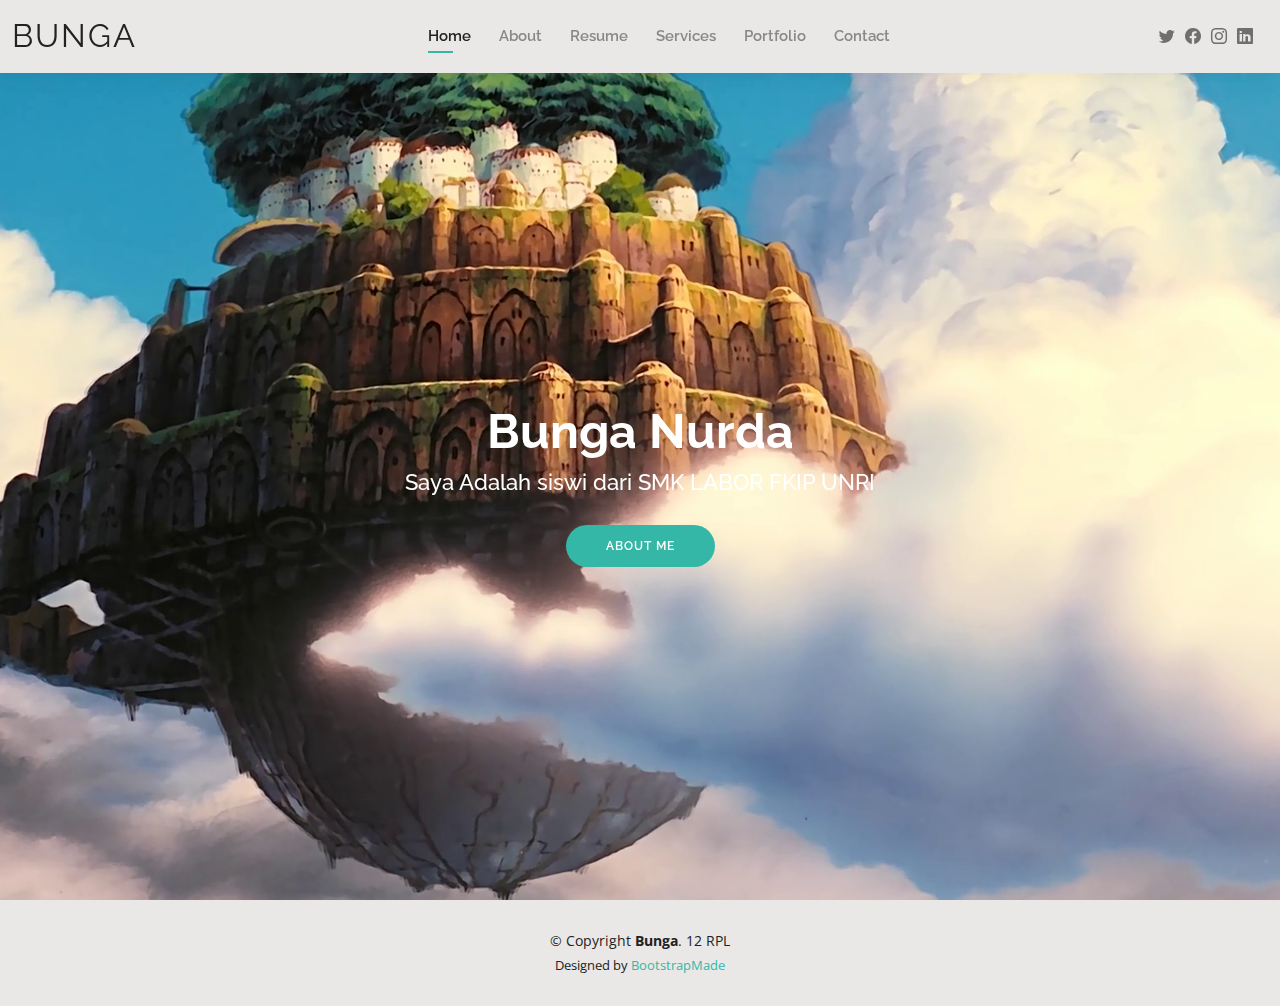
<file: index.html>
<!DOCTYPE html>
<html lang="en">

<head>
  <meta charset="utf-8">
  <meta content="width=device-width, initial-scale=1.0" name="viewport">

  <title>Bunga </title>
  <meta content="" name="description">
  <meta content="" name="keywords">

  <!-- Favicons -->
  <link href="assets/img/favicon.png" rel="icon">
  <link href="assets/img/apple-touch-icon.png" rel="apple-touch-icon">

  <!-- Google Fonts -->
  <link href="https://fonts.googleapis.com/css?family=Open+Sans:300,300i,400,400i,600,600i,700,700i|Raleway:300,300i,400,400i,500,500i,600,600i,700,700i|Poppins:300,300i,400,400i,500,500i,600,600i,700,700i" rel="stylesheet">

  <!-- Vendor CSS Files -->
  <link href="assets/vendor/aos/aos.css" rel="stylesheet">
  <link href="assets/vendor/bootstrap/css/bootstrap.min.css" rel="stylesheet">
  <link href="assets/vendor/bootstrap-icons/bootstrap-icons.css" rel="stylesheet">
  <link href="assets/vendor/boxicons/css/boxicons.min.css" rel="stylesheet">
  <link href="assets/vendor/glightbox/css/glightbox.min.css" rel="stylesheet">
  <link href="assets/vendor/swiper/swiper-bundle.min.css" rel="stylesheet">

  <!-- Template Main CSS File -->
  <link href="assets/css/style.css" rel="stylesheet">

  <!-- =======================================================
  * Template Name: Kelly
  * Updated: Jan 29 2024 with Bootstrap v5.3.2
  * Template URL: https://bootstrapmade.com/kelly-free-bootstrap-cv-resume-html-template/
  * Author: BootstrapMade.com
  * License: https://bootstrapmade.com/license/
  ======================================================== -->
</head>

<body>

  <!-- ======= Header ======= -->
  <header id="header" class="fixed-top">
    <div class="container-fluid d-flex justify-content-between align-items-center">

      <h1 class="logo me-auto me-lg-0"><a href="index.html">Bunga</a></h1>
      <!-- Uncomment below if you prefer to use an image logo -->
      <!-- <a href="index.html" class="logo"><img src="assets/img/logo.png" alt="" class="img-fluid"></a>-->

      <nav id="navbar" class="navbar order-last order-lg-0">
        <ul>
          <li><a class="active" href="index.html">Home</a></li>
          <li><a href="about.html">About</a></li>
          <li><a href="resume.html">Resume</a></li>
          <li><a href="services.html">Services</a></li>
          <li><a href="portfolio.html">Portfolio</a></li>
          <li><a href="contact.html">Contact</a></li>
        </ul>
        <i class="bi bi-list mobile-nav-toggle"></i>
      </nav><!-- .navbar -->

      <div class="header-social-links">
        <a href="#" class="twitter"><i class="bi bi-twitter"></i></a>
        <a href="#" class="facebook"><i class="bi bi-facebook"></i></a>
        <a href="#" class="instagram"><i class="bi bi-instagram"></i></a>
        <a href="#" class="linkedin"><i class="bi bi-linkedin"></i></i></a>
      </div>

    </div>

  </header><!-- End Header -->

  <!-- ======= Hero Section ======= -->
  <section id="hero" class="d-flex align-items-center">
    <div class="container d-flex flex-column align-items-center" data-aos="zoom-in" data-aos-delay="100">
      <h1>Bunga Nurda</h1>
      <h2>Saya Adalah siswi dari SMK LABOR FKIP UNRI</h2>
      <a href="about.html" class="btn-about">About Me</a>
    </div>
  </section><!-- End Hero -->

  <!-- ======= Footer ======= -->
  <footer id="footer">
    <div class="container">
      <div class="copyright">
        &copy; Copyright <strong><span>Bunga</span></strong>. 12 RPL                                                                                                                                                                                                    
      </div>
      <div class="credits">
        <!-- All the links in the footer should remain intact. -->
        <!-- You can delete the links only if you purchased the pro version. -->
        <!-- Licensing information: https://bootstrapmade.com/license/ -->
        <!-- Purchase the pro version with working PHP/AJAX contact form: https://bootstrapmade.com/kelly-free-bootstrap-cv-resume-html-template/ -->
        Designed by <a href="https://bootstrapmade.com/">BootstrapMade</a>
      </div>
    </div>
  </footer><!-- End  Footer -->

  <div id="preloader"></div>
  <a href="#" class="back-to-top d-flex align-items-center justify-content-center"><i class="bi bi-arrow-up-short"></i></a>

  <!-- Vendor JS Files -->
  <script src="assets/vendor/purecounter/purecounter_vanilla.js"></script>
  <script src="assets/vendor/aos/aos.js"></script>
  <script src="assets/vendor/bootstrap/js/bootstrap.bundle.min.js"></script>
  <script src="assets/vendor/glightbox/js/glightbox.min.js"></script>
  <script src="assets/vendor/isotope-layout/isotope.pkgd.min.js"></script>
  <script src="assets/vendor/swiper/swiper-bundle.min.js"></script>
  <script src="assets/vendor/waypoints/noframework.waypoints.js"></script>
  <script src="assets/vendor/php-email-form/validate.js"></script>

  <!-- Template Main JS File -->
  <script src="assets/js/main.js"></script>

</body>

</html>
</file>
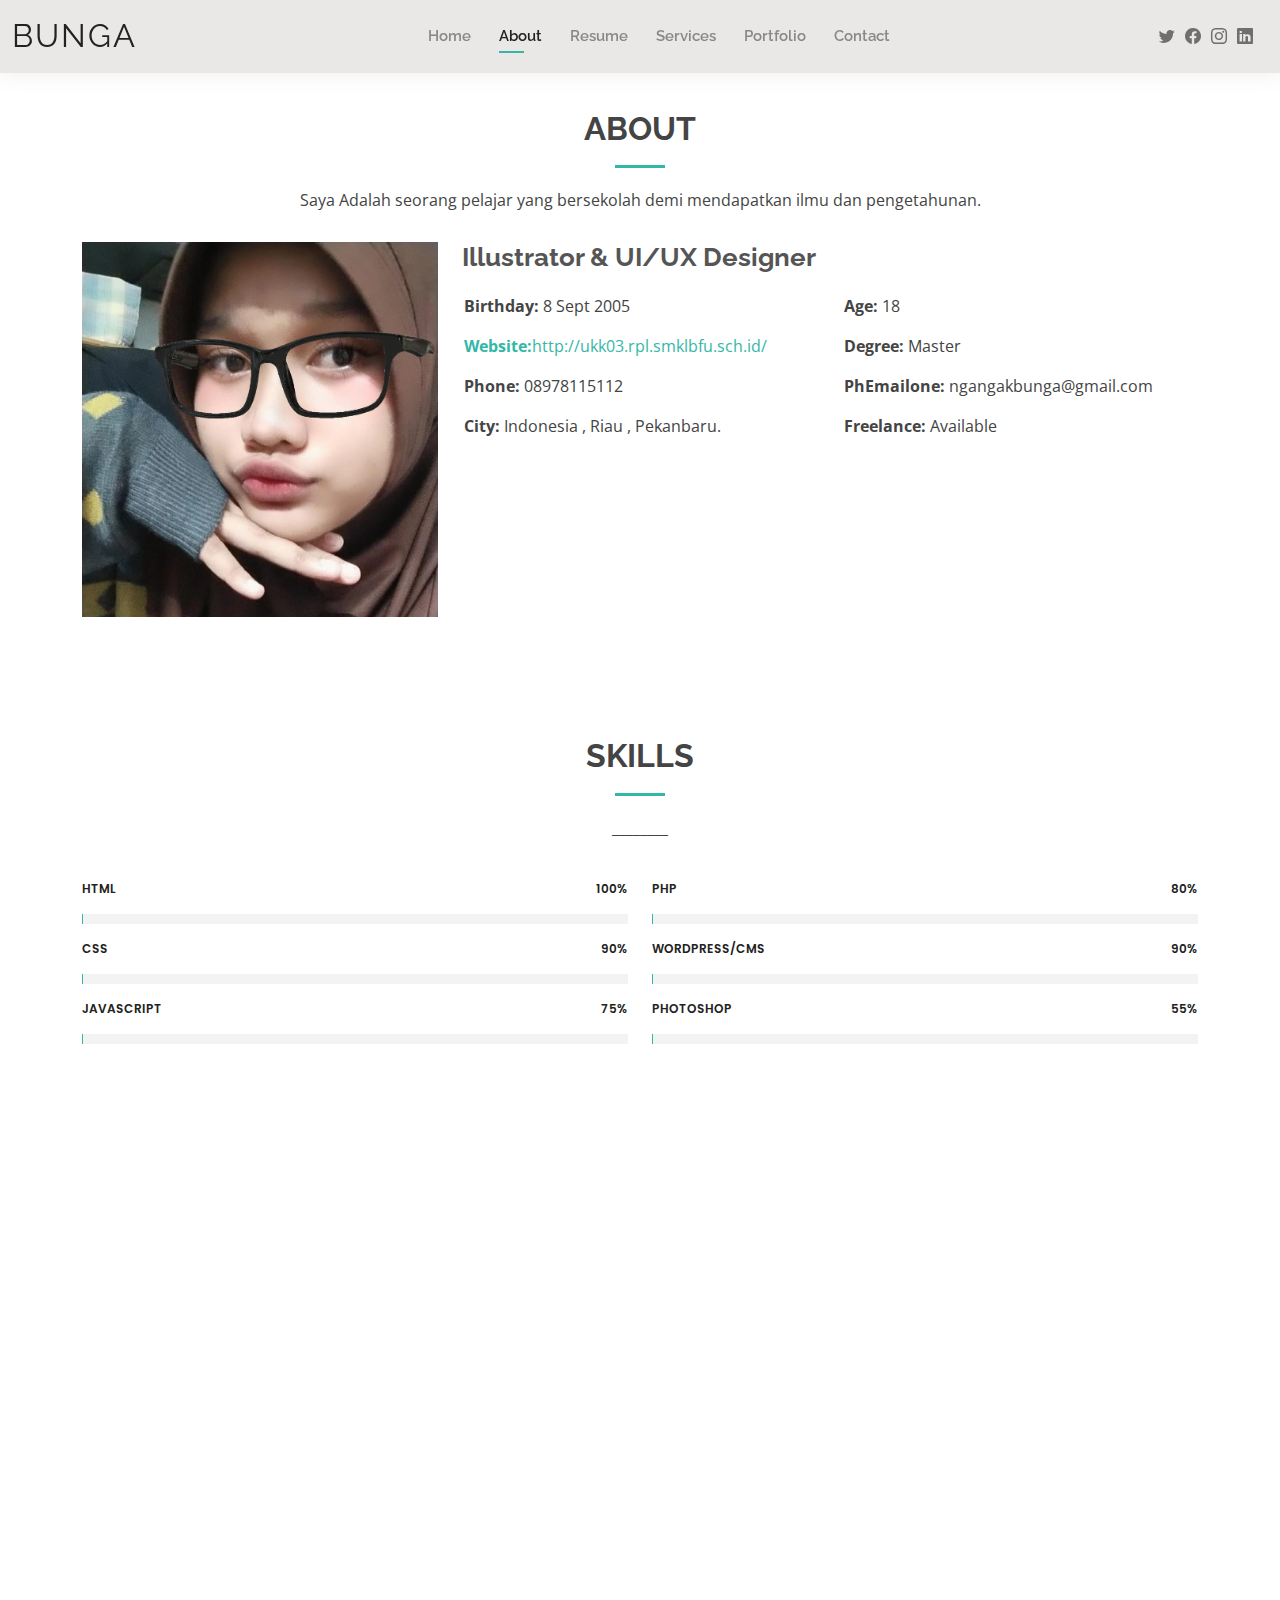
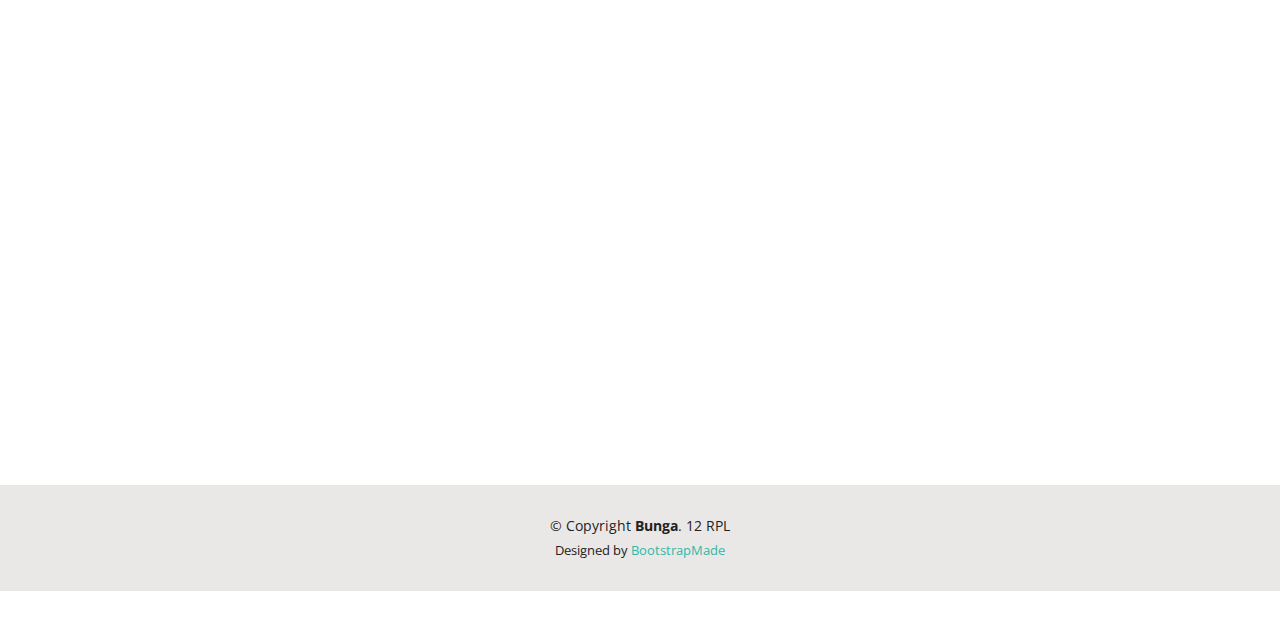
<file: about.html>
<!DOCTYPE html>
<html lang="en">

<head>
  <meta charset="utf-8">
  <meta content="width=device-width, initial-scale=1.0" name="viewport">

  <title>About </title>
  <meta content="" name="description">
  <meta content="" name="keywords">

  <!-- Favicons -->
  <link href="assets/img/favicon.png" rel="icon">
  <link href="assets/img/apple-touch-icon.png" rel="apple-touch-icon">

  <!-- Google Fonts -->
  <link
    href="https://fonts.googleapis.com/css?family=Open+Sans:300,300i,400,400i,600,600i,700,700i|Raleway:300,300i,400,400i,500,500i,600,600i,700,700i|Poppins:300,300i,400,400i,500,500i,600,600i,700,700i"
    rel="stylesheet">

  <!-- Vendor CSS Files -->
  <link href="assets/vendor/aos/aos.css" rel="stylesheet">
  <link href="assets/vendor/bootstrap/css/bootstrap.min.css" rel="stylesheet">
  <link href="assets/vendor/bootstrap-icons/bootstrap-icons.css" rel="stylesheet">
  <link href="assets/vendor/boxicons/css/boxicons.min.css" rel="stylesheet">
  <link href="assets/vendor/glightbox/css/glightbox.min.css" rel="stylesheet">
  <link href="assets/vendor/swiper/swiper-bundle.min.css" rel="stylesheet">

  <!-- Template Main CSS File -->
  <link href="assets/css/style.css" rel="stylesheet">

  <!-- =======================================================
  * Template Name: Kelly
  * Updated: Jan 29 2024 with Bootstrap v5.3.2
  * Template URL: https://bootstrapmade.com/kelly-free-bootstrap-cv-resume-html-template/
  * Author: BootstrapMade.com
  * License: https://bootstrapmade.com/license/
  ======================================================== -->
</head>

<body>

  <!-- ======= Header ======= -->
  <header id="header" class="fixed-top">
    <div class="container-fluid d-flex justify-content-between align-items-center">

      <h1 class="logo me-auto me-lg-0"><a href="index.html">Bunga</a></h1>
      <!-- Uncomment below if you prefer to use an image logo -->
      <!-- <a href="index.html" class="logo"><img src="assets/img/logo.png" alt="" class="img-fluid"></a>-->

      <nav id="navbar" class="navbar order-last order-lg-0">
        <ul>
          <li><a href="index.html">Home</a></li>
          <li><a class="active" href="about.html">About</a></li>
          <li><a href="resume.html">Resume</a></li>
          <li><a href="services.html">Services</a></li>
          <li><a href="portfolio.html">Portfolio</a></li>
          <li><a href="contact.html">Contact</a></li>
        </ul>
        <i class="bi bi-list mobile-nav-toggle"></i>
      </nav><!-- .navbar -->

      <div class="header-social-links">
        <a href="#" class="twitter"><i class="bi bi-twitter"></i></a>
        <a href="#" class="facebook"><i class="bi bi-facebook"></i></a>
        <a href="#" class="instagram"><i class="bi bi-instagram"></i></a>
        <a href="#" class="linkedin"><i class="bi bi-linkedin"></i></i></a>
      </div>

    </div>

  </header><!-- End Header -->

  <main id="main">

    <!-- ======= About Section ======= -->
    <section id="about" class="about">
      <div class="container" data-aos="fade-up">

        <div class="section-title">
          <h2>About</h2>
          <p>Saya Adalah seorang pelajar yang bersekolah demi mendapatkan ilmu dan pengetahunan.</p>
        </div>

        <div class="row">
          <div class="col-lg-4">
            <img src="assets/img/profil1.jpg" class="img-fluid" alt="">
          </div>
          <div class="col-lg-8 pt-4 pt-lg-0 content">
            <h3>Illustrator &amp; UI/UX Designer</h3>
            <p class="fst-italic">
              
            </p>
            <div class="row">
              <div class="col-lg-6">
                <ul>
                  <li><i class="bi bi-rounded-right"></i> <strong>Birthday:</strong> 8 Sept 2005</li>
                 <a href="http://ukk03.rpl.smklbfu.sch.id/"> <li><i class="bi bi-rounded-right"></i> <strong>Website:</strong>http://ukk03.rpl.smklbfu.sch.id/</li></a>
                  <li><i class="bi bi-rounded-right"></i> <strong>Phone:</strong> 08978115112</li>
                  <li><i class="bi bi-rounded-right"></i> <strong>City:</strong> Indonesia , Riau , Pekanbaru.</li>
                </ul>
              </div>
              <div class="col-lg-6">
                <ul>
                  <li><i class="bi bi-rounded-right"></i> <strong>Age:</strong> 18</li>
                  <li><i class="bi bi-rounded-right"></i> <strong>Degree:</strong> Master</li>
                  <li><i class="bi bi-rounded-right"></i> <strong>PhEmailone:</strong> ngangakbunga@gmail.com</li>
                  <li><i class="bi bi-rounded-right"></i> <strong>Freelance:</strong> Available</li>
                </ul>
              </div>
            </div>
            <p>
              
            </p>
          </div>
        </div>

      </div>
    </section><!-- End About Section -->

    <!-- ======= Skills Section ======= -->
    <section id="skills" class="skills">
      <div class="container" data-aos="fade-up">

        <div class="section-title">
          <h2>Skills</h2>
          <p>________</p>
        </div>

        <div class="row skills-content">

          <div class="col-lg-6">

            <div class="progress">
              <span class="skill">HTML <i class="val">100%</i></span>
              <div class="progress-bar-wrap">
                <div class="progress-bar" role="progressbar" aria-valuenow="100" aria-valuemin="0" aria-valuemax="100">
                </div>
              </div>
            </div>

            <div class="progress">
              <span class="skill">CSS <i class="val">90%</i></span>
              <div class="progress-bar-wrap">
                <div class="progress-bar" role="progressbar" aria-valuenow="90" aria-valuemin="0" aria-valuemax="100">
                </div>
              </div>
            </div>

            <div class="progress">
              <span class="skill">JavaScript <i class="val">75%</i></span>
              <div class="progress-bar-wrap">
                <div class="progress-bar" role="progressbar" aria-valuenow="75" aria-valuemin="0" aria-valuemax="100">
                </div>
              </div>
            </div>

          </div>

          <div class="col-lg-6">

            <div class="progress">
              <span class="skill">PHP <i class="val">80%</i></span>
              <div class="progress-bar-wrap">
                <div class="progress-bar" role="progressbar" aria-valuenow="80" aria-valuemin="0" aria-valuemax="100">
                </div>
              </div>
            </div>

            <div class="progress">
              <span class="skill">WordPress/CMS <i class="val">90%</i></span>
              <div class="progress-bar-wrap">
                <div class="progress-bar" role="progressbar" aria-valuenow="90" aria-valuemin="0" aria-valuemax="100">
                </div>
              </div>
            </div>

            <div class="progress">
              <span class="skill">Photoshop <i class="val">55%</i></span>
              <div class="progress-bar-wrap">
                <div class="progress-bar" role="progressbar" aria-valuenow="55" aria-valuemin="0" aria-valuemax="100">
                </div>
              </div>
            </div>

          </div>

        </div>

      </div>
    </section><!-- End Skills Section -->

    <!-- ======= Facts Section ======= -->
    <section id="facts" class="facts">
      <div class="container" data-aos="fade-up">

        <div class="section-title">
          <h2>Facts</h2>
          <p>Magnam dolores commodi suscipit. Necessitatibus eius consequatur ex aliquid fuga eum quidem. Sit sint
            consectetur velit. Quisquam quos quisquam cupiditate. Et nemo qui impedit suscipit alias ea. Quia fugiat sit
            in iste officiis commodi quidem hic quas.</p>
        </div>

        <div class="row counters">

          <div class="col-lg-3 col-6 text-center">
            <span data-purecounter-start="0" data-purecounter-end="232" data-purecounter-duration="1"
              class="purecounter"></span>
            <p>Clients</p>
          </div>

          <div class="col-lg-3 col-6 text-center">
            <span data-purecounter-start="0" data-purecounter-end="521" data-purecounter-duration="1"
              class="purecounter"></span>
            <p>Projects</p>
          </div>

          <div class="col-lg-3 col-6 text-center">
            <span data-purecounter-start="0" data-purecounter-end="1463" data-purecounter-duration="1"
              class="purecounter"></span>
            <p>Hours Of Support</p>
          </div>

          <div class="col-lg-3 col-6 text-center">
            <span data-purecounter-start="0" data-purecounter-end="15" data-purecounter-duration="1"
              class="purecounter"></span>
            <p>Hard Workers</p>
          </div>

        </div>

      </div>
    </section><!-- End Facts Section -->

    <!-- ======= Testimonials Section ======= -->
    <section id="testimonials" class="testimonials">
      <div class="container" data-aos="fade-up">

        <div class="section-title">
          <h2>Testimonials</h2>
          <p>Magnam dolores commodi suscipit. Necessitatibus eius consequatur ex aliquid fuga eum quidem. Sit sint
            consectetur velit. Quisquam quos quisquam cupiditate. Et nemo qui impedit suscipit alias ea. Quia fugiat sit
            in iste officiis commodi quidem hic quas.</p>
        </div>

        <div class="testimonials-slider swiper" data-aos="fade-up" data-aos-delay="100">
          <div class="swiper-wrapper">

            <div class="swiper-slide">
              <div class="testimonial-item">
                <img src="assets/img/testimonials/testimonials-1.jpg" class="testimonial-img" alt="">
                <h3>Saul Goodman</h3>
                <h4>Ceo &amp; Founder</h4>
                <p>
                  <i class="bx bxs-quote-alt-left quote-icon-left"></i>
                  Proin iaculis purus consequat sem cure digni ssim donec porttitora entum suscipit rhoncus. Accusantium
                  quam, ultricies eget id, aliquam eget nibh et. Maecen aliquam, risus at semper.
                  <i class="bx bxs-quote-alt-right quote-icon-right"></i>
                </p>
              </div>
            </div><!-- End testimonial item -->

            <div class="swiper-slide">
              <div class="testimonial-item">
                <img src="assets/img/testimonials/testimonials-2.jpg" class="testimonial-img" alt="">
                <h3>Sara Wilsson</h3>
                <h4>Designer</h4>
                <p>
                  <i class="bx bxs-quote-alt-left quote-icon-left"></i>
                  Export tempor illum tamen malis malis eram quae irure esse labore quem cillum quid cillum eram malis
                  quorum velit fore eram velit sunt aliqua noster fugiat irure amet legam anim culpa.
                  <i class="bx bxs-quote-alt-right quote-icon-right"></i>
                </p>
              </div>
            </div><!-- End testimonial item -->

            <div class="swiper-slide">
              <div class="testimonial-item">
                <img src="assets/img/testimonials/testimonials-3.jpg" class="testimonial-img" alt="">
                <h3>Jena Karlis</h3>
                <h4>Store Owner</h4>
                <p>
                  <i class="bx bxs-quote-alt-left quote-icon-left"></i>
                  Enim nisi quem export duis labore cillum quae magna enim sint quorum nulla quem veniam duis minim
                  tempor labore quem eram duis noster aute amet eram fore quis sint minim.
                  <i class="bx bxs-quote-alt-right quote-icon-right"></i>
                </p>
              </div>
            </div><!-- End testimonial item -->

            <div class="swiper-slide">
              <div class="testimonial-item">
                <img src="assets/img/testimonials/testimonials-4.jpg" class="testimonial-img" alt="">
                <h3>Matt Brandon</h3>
                <h4>Freelancer</h4>
                <p>
                  <i class="bx bxs-quote-alt-left quote-icon-left"></i>
                  Fugiat enim eram quae cillum dolore dolor amet nulla culpa multos export minim fugiat minim velit
                  minim dolor enim duis veniam ipsum anim magna sunt elit fore quem dolore labore illum veniam.
                  <i class="bx bxs-quote-alt-right quote-icon-right"></i>
                </p>
              </div>
            </div><!-- End testimonial item -->

            <div class="swiper-slide">
              <div class="testimonial-item">
                <img src="assets/img/testimonials/testimonials-5.jpg" class="testimonial-img" alt="">
                <h3>John Larson</h3>
                <h4>Entrepreneur</h4>
                <p>
                  <i class="bx bxs-quote-alt-left quote-icon-left"></i>
                  Quis quorum aliqua sint quem legam fore sunt eram irure aliqua veniam tempor noster veniam enim culpa
                  labore duis sunt culpa nulla illum cillum fugiat legam esse veniam culpa fore nisi cillum quid.
                  <i class="bx bxs-quote-alt-right quote-icon-right"></i>
                </p>
              </div>
            </div><!-- End testimonial item -->

          </div>
          <div class="swiper-pagination"></div>
        </div>

      </div>
    </section><!-- End Testimonials Section -->

  </main><!-- End #main -->

  <!-- ======= Footer ======= -->
  <footer id="footer">
    <div class="container">
      <div class="copyright">
        &copy; Copyright <strong><span>Bunga</span></strong>. 12 RPL
      </div>
      <div class="credits">
        <!-- All the links in the footer should remain intact. -->
        <!-- You can delete the links only if you purchased the pro version. -->
        <!-- Licensing information: https://bootstrapmade.com/license/ -->
        <!-- Purchase the pro version with working PHP/AJAX contact form: https://bootstrapmade.com/kelly-free-bootstrap-cv-resume-html-template/ -->
        Designed by <a href="https://bootstrapmade.com/">BootstrapMade</a>
      </div>
    </div>
  </footer><!-- End  Footer -->

  <div id="preloader"></div>
  <a href="#" class="back-to-top d-flex align-items-center justify-content-center"><i
      class="bi bi-arrow-up-short"></i></a>

  <!-- Vendor JS Files -->
  <script src="assets/vendor/purecounter/purecounter_vanilla.js"></script>
  <script src="assets/vendor/aos/aos.js"></script>
  <script src="assets/vendor/bootstrap/js/bootstrap.bundle.min.js"></script>
  <script src="assets/vendor/glightbox/js/glightbox.min.js"></script>
  <script src="assets/vendor/isotope-layout/isotope.pkgd.min.js"></script>
  <script src="assets/vendor/swiper/swiper-bundle.min.js"></script>
  <script src="assets/vendor/waypoints/noframework.waypoints.js"></script>
  <script src="assets/vendor/php-email-form/validate.js"></script>

  <!-- Template Main JS File -->
  <script src="assets/js/main.js"></script>

</body>

</html>
</file>
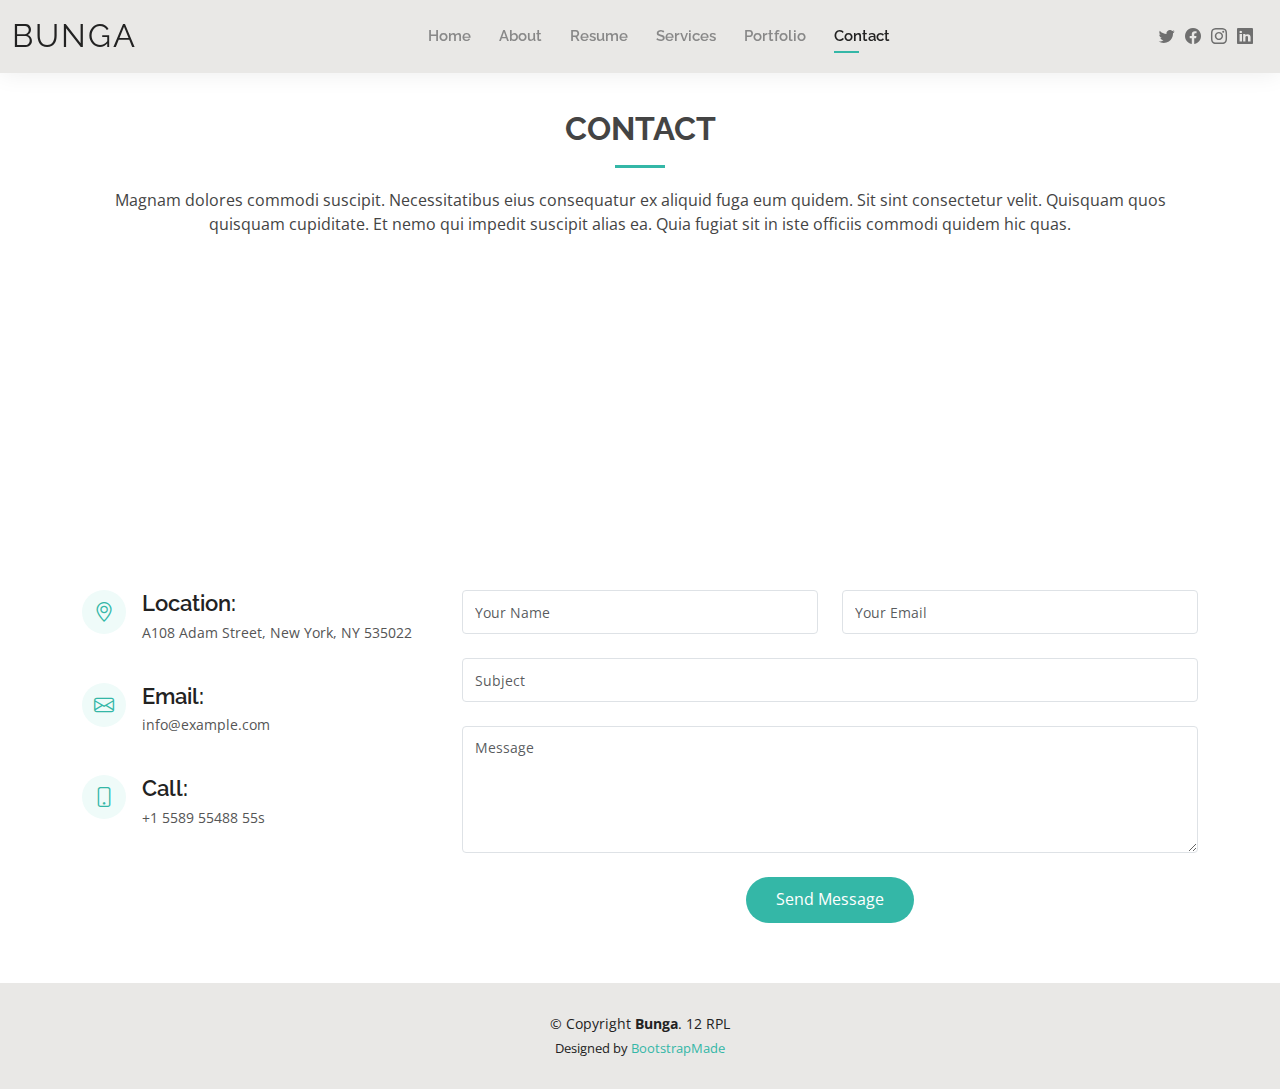
<file: contact.html>
<!DOCTYPE html>
<html lang="en">

<head>
  <meta charset="utf-8">
  <meta content="width=device-width, initial-scale=1.0" name="viewport">

  <title>Contact</title>
  <meta content="" name="description">
  <meta content="" name="keywords">

  <!-- Favicons -->
  <link href="assets/img/favicon.png" rel="icon">
  <link href="assets/img/apple-touch-icon.png" rel="apple-touch-icon">

  <!-- Google Fonts -->
  <link href="https://fonts.googleapis.com/css?family=Open+Sans:300,300i,400,400i,600,600i,700,700i|Raleway:300,300i,400,400i,500,500i,600,600i,700,700i|Poppins:300,300i,400,400i,500,500i,600,600i,700,700i" rel="stylesheet">

  <!-- Vendor CSS Files -->
  <link href="assets/vendor/aos/aos.css" rel="stylesheet">
  <link href="assets/vendor/bootstrap/css/bootstrap.min.css" rel="stylesheet">
  <link href="assets/vendor/bootstrap-icons/bootstrap-icons.css" rel="stylesheet">
  <link href="assets/vendor/boxicons/css/boxicons.min.css" rel="stylesheet">
  <link href="assets/vendor/glightbox/css/glightbox.min.css" rel="stylesheet">
  <link href="assets/vendor/swiper/swiper-bundle.min.css" rel="stylesheet">

  <!-- Template Main CSS File -->
  <link href="assets/css/style.css" rel="stylesheet">

  <!-- =======================================================
  * Template Name: Kelly
  * Updated: Jan 29 2024 with Bootstrap v5.3.2
  * Template URL: https://bootstrapmade.com/kelly-free-bootstrap-cv-resume-html-template/
  * Author: BootstrapMade.com
  * License: https://bootstrapmade.com/license/
  ======================================================== -->
</head>

<body>

  <!-- ======= Header ======= -->
  <header id="header" class="fixed-top">
    <div class="container-fluid d-flex justify-content-between align-items-center">

      <h1 class="logo me-auto me-lg-0"><a href="index.html">Bunga</a></h1>
      <!-- Uncomment below if you prefer to use an image logo -->
      <!-- <a href="index.html" class="logo"><img src="assets/img/logo.png" alt="" class="img-fluid"></a>-->

      <nav id="navbar" class="navbar order-last order-lg-0">
        <ul>
          <li><a href="index.html">Home</a></li>
          <li><a href="about.html">About</a></li>
          <li><a href="resume.html">Resume</a></li>
          <li><a href="services.html">Services</a></li>
          <li><a href="portfolio.html">Portfolio</a></li>
          <li><a class="active" href="contact.html">Contact</a></li>
        </ul>
        <i class="bi bi-list mobile-nav-toggle"></i>
      </nav><!-- .navbar -->

      <div class="header-social-links">
        <a href="#" class="twitter"><i class="bi bi-twitter"></i></a>
        <a href="#" class="facebook"><i class="bi bi-facebook"></i></a>
        <a href="#" class="instagram"><i class="bi bi-instagram"></i></a>
        <a href="#" class="linkedin"><i class="bi bi-linkedin"></i></i></a>
      </div>

    </div>

  </header><!-- End Header -->

  <main id="main">

    <!-- ======= Contact Section ======= -->
    <section id="contact" class="contact">
      <div class="container" data-aos="fade-up">

        <div class="section-title">
          <h2>Contact</h2>
          <p>Magnam dolores commodi suscipit. Necessitatibus eius consequatur ex aliquid fuga eum quidem. Sit sint consectetur velit. Quisquam quos quisquam cupiditate. Et nemo qui impedit suscipit alias ea. Quia fugiat sit in iste officiis commodi quidem hic quas.</p>
        </div>

        <div>
          <iframe style="border:0; width: 100%; height: 270px;" src="https://www.google.com/maps/embed?pb=!1m14!1m8!1m3!1d12097.433213460943!2d-74.0062269!3d40.7101282!3m2!1i1024!2i768!4f13.1!3m3!1m2!1s0x0%3A0xb89d1fe6bc499443!2sDowntown+Conference+Center!5e0!3m2!1smk!2sbg!4v1539943755621" frameborder="0" allowfullscreen></iframe>
        </div>

        <div class="row mt-5">

          <div class="col-lg-4">
            <div class="info">
              <div class="address">
                <i class="bi bi-geo-alt"></i>
                <h4>Location:</h4>
                <p>A108 Adam Street, New York, NY 535022</p>
              </div>

              <div class="email">
                <i class="bi bi-envelope"></i>
                <h4>Email:</h4>
                <p>info@example.com</p>
              </div>

              <div class="phone">
                <i class="bi bi-phone"></i>
                <h4>Call:</h4>
                <p>+1 5589 55488 55s</p>
              </div>

            </div>

          </div>

          <div class="col-lg-8 mt-5 mt-lg-0">

            <form action="forms/contact.php" method="post" role="form" class="php-email-form">
              <div class="row">
                <div class="col-md-6 form-group">
                  <input type="text" name="name" class="form-control" id="name" placeholder="Your Name" required>
                </div>
                <div class="col-md-6 form-group mt-3 mt-md-0">
                  <input type="email" class="form-control" name="email" id="email" placeholder="Your Email" required>
                </div>
              </div>
              <div class="form-group mt-3">
                <input type="text" class="form-control" name="subject" id="subject" placeholder="Subject" required>
              </div>
              <div class="form-group mt-3">
                <textarea class="form-control" name="message" rows="5" placeholder="Message" required></textarea>
              </div>
              <div class="my-3">
                <div class="loading">Loading</div>
                <div class="error-message"></div>
                <div class="sent-message">Your message has been sent. Thank you!</div>
              </div>
              <div class="text-center"><button type="submit">Send Message</button></div>
            </form>

          </div>

        </div>

      </div>
    </section><!-- End Contact Section -->

  </main><!-- End #main -->

  <!-- ======= Footer ======= -->
  <footer id="footer">
    <div class="container">
      <div class="copyright">
        &copy; Copyright <strong><span>Bunga</span></strong>. 12 RPL
      </div>
      <div class="credits">
        <!-- All the links in the footer should remain intact. -->
        <!-- You can delete the links only if you purchased the pro version. -->
        <!-- Licensing information: https://bootstrapmade.com/license/ -->
        <!-- Purchase the pro version with working PHP/AJAX contact form: https://bootstrapmade.com/kelly-free-bootstrap-cv-resume-html-template/ -->
        Designed by <a href="https://bootstrapmade.com/">BootstrapMade</a>
      </div>
    </div>
  </footer><!-- End  Footer -->

  <div id="preloader"></div>
  <a href="#" class="back-to-top d-flex align-items-center justify-content-center"><i class="bi bi-arrow-up-short"></i></a>

  <!-- Vendor JS Files -->
  <script src="assets/vendor/purecounter/purecounter_vanilla.js"></script>
  <script src="assets/vendor/aos/aos.js"></script>
  <script src="assets/vendor/bootstrap/js/bootstrap.bundle.min.js"></script>
  <script src="assets/vendor/glightbox/js/glightbox.min.js"></script>
  <script src="assets/vendor/isotope-layout/isotope.pkgd.min.js"></script>
  <script src="assets/vendor/swiper/swiper-bundle.min.js"></script>
  <script src="assets/vendor/waypoints/noframework.waypoints.js"></script>
  <script src="assets/vendor/php-email-form/validate.js"></script>

  <!-- Template Main JS File -->
  <script src="assets/js/main.js"></script>

</body>

</html>
</file>
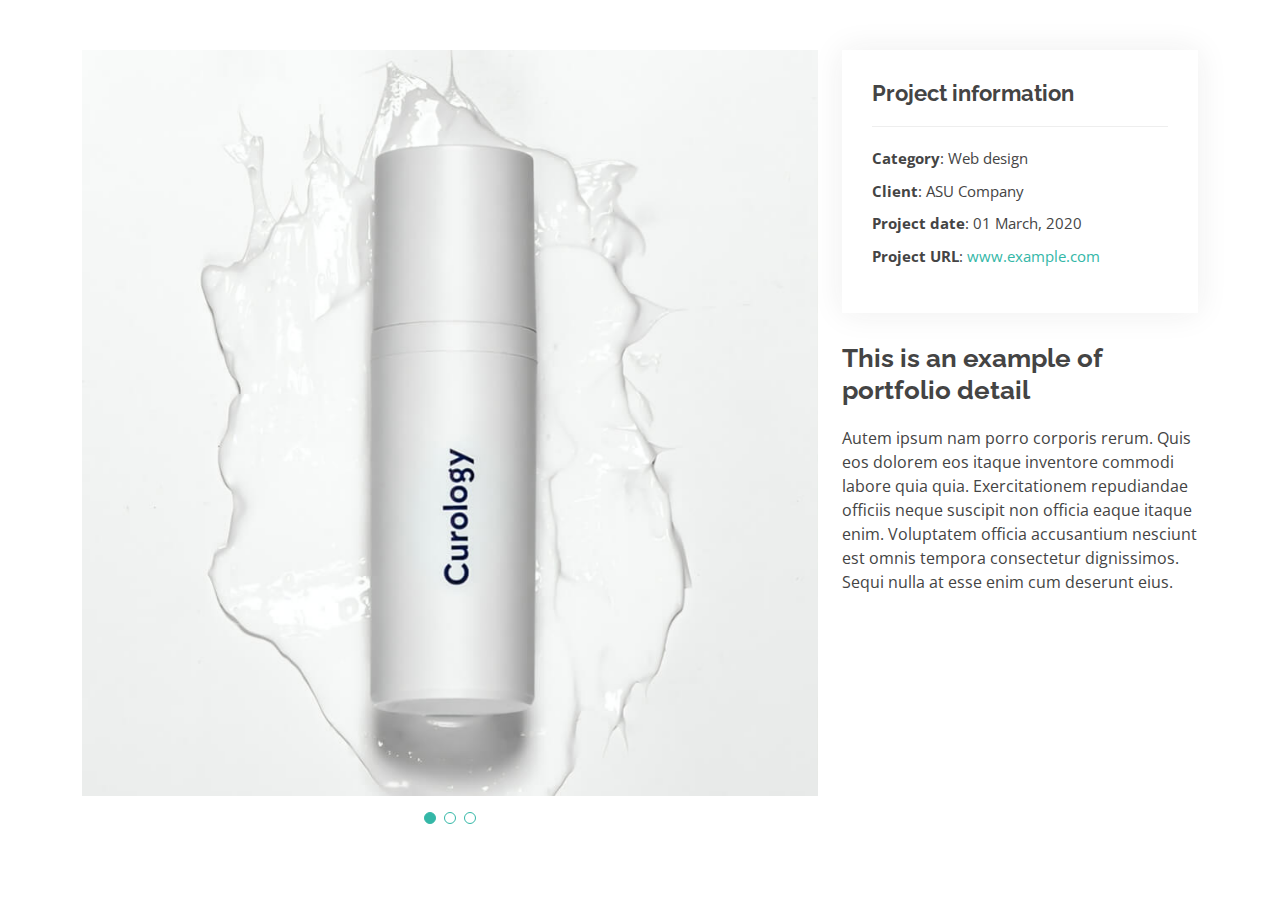
<file: portfolio-details.html>
<!DOCTYPE html>
<html lang="en">

<head>
  <meta charset="utf-8">
  <meta content="width=device-width, initial-scale=1.0" name="viewport">

  <title>Portfolio Details</title>
  <meta content="" name="description">
  <meta content="" name="keywords">

  <!-- Favicons -->
  <link href="assets/img/favicon.png" rel="icon">
  <link href="assets/img/apple-touch-icon.png" rel="apple-touch-icon">

  <!-- Google Fonts -->
  <link href="https://fonts.googleapis.com/css?family=Open+Sans:300,300i,400,400i,600,600i,700,700i|Raleway:300,300i,400,400i,500,500i,600,600i,700,700i|Poppins:300,300i,400,400i,500,500i,600,600i,700,700i" rel="stylesheet">

  <!-- Vendor CSS Files -->
  <link href="assets/vendor/aos/aos.css" rel="stylesheet">
  <link href="assets/vendor/bootstrap/css/bootstrap.min.css" rel="stylesheet">
  <link href="assets/vendor/bootstrap-icons/bootstrap-icons.css" rel="stylesheet">
  <link href="assets/vendor/boxicons/css/boxicons.min.css" rel="stylesheet">
  <link href="assets/vendor/glightbox/css/glightbox.min.css" rel="stylesheet">
  <link href="assets/vendor/swiper/swiper-bundle.min.css" rel="stylesheet">

  <!-- Template Main CSS File -->
  <link href="assets/css/style.css" rel="stylesheet">

  <!-- =======================================================
  * Template Name: Kelly
  * Updated: Jan 29 2024 with Bootstrap v5.3.2
  * Template URL: https://bootstrapmade.com/kelly-free-bootstrap-cv-resume-html-template/
  * Author: BootstrapMade.com
  * License: https://bootstrapmade.com/license/
  ======================================================== -->
</head>

<body>

  <main id="main">

    <!-- ======= Portfolio Details Section ======= -->
    <section id="portfolio-details" class="portfolio-details">
      <div class="container">

        <div class="row gy-4">

          <div class="col-lg-8">
            <div class="portfolio-details-slider swiper">
              <div class="swiper-wrapper align-items-center">

                <div class="swiper-slide">
                  <img src="assets/img/portfolio/portfolio-1.jpg" alt="">
                </div>

                <div class="swiper-slide">
                  <img src="assets/img/portfolio/portfolio-2.jpg" alt="">
                </div>

                <div class="swiper-slide">
                  <img src="assets/img/portfolio/portfolio-3.jpg" alt="">
                </div>

              </div>
              <div class="swiper-pagination"></div>
            </div>
          </div>

          <div class="col-lg-4">
            <div class="portfolio-info">
              <h3>Project information</h3>
              <ul>
                <li><strong>Category</strong>: Web design</li>
                <li><strong>Client</strong>: ASU Company</li>
                <li><strong>Project date</strong>: 01 March, 2020</li>
                <li><strong>Project URL</strong>: <a href="#">www.example.com</a></li>
              </ul>
            </div>
            <div class="portfolio-description">
              <h2>This is an example of portfolio detail</h2>
              <p>
                Autem ipsum nam porro corporis rerum. Quis eos dolorem eos itaque inventore commodi labore quia quia. Exercitationem repudiandae officiis neque suscipit non officia eaque itaque enim. Voluptatem officia accusantium nesciunt est omnis tempora consectetur dignissimos. Sequi nulla at esse enim cum deserunt eius.
              </p>
            </div>
          </div>

        </div>

      </div>
    </section><!-- End Portfolio Details Section -->

  </main><!-- End #main -->

  <div id="preloader"></div>
  <a href="#" class="back-to-top d-flex align-items-center justify-content-center"><i class="bi bi-arrow-up-short"></i></a>

  <!-- Vendor JS Files -->
  <script src="assets/vendor/purecounter/purecounter_vanilla.js"></script>
  <script src="assets/vendor/aos/aos.js"></script>
  <script src="assets/vendor/bootstrap/js/bootstrap.bundle.min.js"></script>
  <script src="assets/vendor/glightbox/js/glightbox.min.js"></script>
  <script src="assets/vendor/isotope-layout/isotope.pkgd.min.js"></script>
  <script src="assets/vendor/swiper/swiper-bundle.min.js"></script>
  <script src="assets/vendor/waypoints/noframework.waypoints.js"></script>
  <script src="assets/vendor/php-email-form/validate.js"></script>

  <!-- Template Main JS File -->
  <script src="assets/js/main.js"></script>

</body>

</html>
</file>
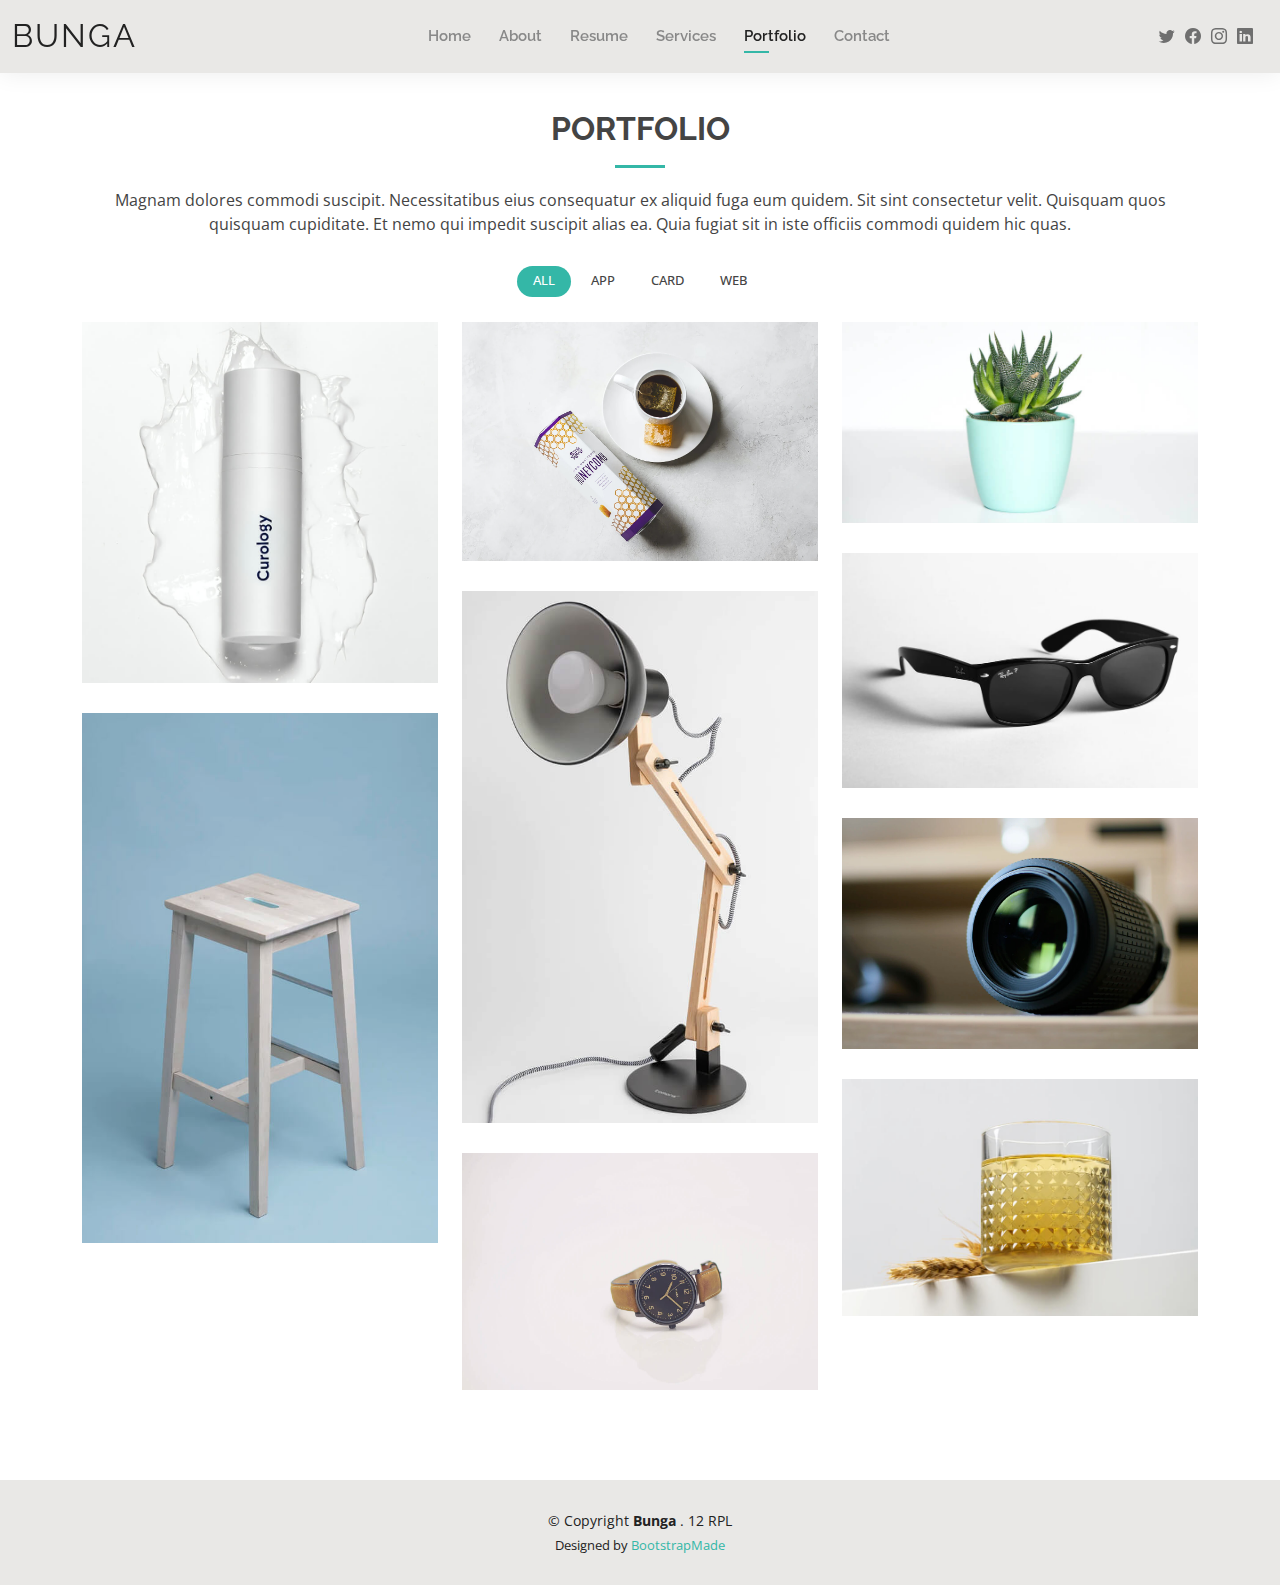
<file: portfolio.html>
<!DOCTYPE html>
<html lang="en">

<head>
  <meta charset="utf-8">
  <meta content="width=device-width, initial-scale=1.0" name="viewport">

  <title>Portfolio </title>
  <meta content="" name="description">
  <meta content="" name="keywords">

  <!-- Favicons -->
  <link href="assets/img/favicon.png" rel="icon">
  <link href="assets/img/apple-touch-icon.png" rel="apple-touch-icon">

  <!-- Google Fonts -->
  <link href="https://fonts.googleapis.com/css?family=Open+Sans:300,300i,400,400i,600,600i,700,700i|Raleway:300,300i,400,400i,500,500i,600,600i,700,700i|Poppins:300,300i,400,400i,500,500i,600,600i,700,700i" rel="stylesheet">

  <!-- Vendor CSS Files -->
  <link href="assets/vendor/aos/aos.css" rel="stylesheet">
  <link href="assets/vendor/bootstrap/css/bootstrap.min.css" rel="stylesheet">
  <link href="assets/vendor/bootstrap-icons/bootstrap-icons.css" rel="stylesheet">
  <link href="assets/vendor/boxicons/css/boxicons.min.css" rel="stylesheet">
  <link href="assets/vendor/glightbox/css/glightbox.min.css" rel="stylesheet">
  <link href="assets/vendor/swiper/swiper-bundle.min.css" rel="stylesheet">

  <!-- Template Main CSS File -->
  <link href="assets/css/style.css" rel="stylesheet">

  <!-- =======================================================
  * Template Name: Kelly
  * Updated: Jan 29 2024 with Bootstrap v5.3.2
  * Template URL: https://bootstrapmade.com/kelly-free-bootstrap-cv-resume-html-template/
  * Author: BootstrapMade.com
  * License: https://bootstrapmade.com/license/
  ======================================================== -->
</head>

<body>

  <!-- ======= Header ======= -->
  <header id="header" class="fixed-top">
    <div class="container-fluid d-flex justify-content-between align-items-center">

      <h1 class="logo me-auto me-lg-0"><a href="index.html">Bunga</a></h1>
      <!-- Uncomment below if you prefer to use an image logo -->
      <!-- <a href="index.html" class="logo"><img src="assets/img/logo.png" alt="" class="img-fluid"></a>-->

      <nav id="navbar" class="navbar order-last order-lg-0">
        <ul>
          <li><a href="index.html">Home</a></li>
          <li><a href="about.html">About</a></li>
          <li><a href="resume.html">Resume</a></li>
          <li><a href="services.html">Services</a></li>
          <li><a class="active" href="portfolio.html">Portfolio</a></li>
          <li><a href="contact.html">Contact</a></li>
        </ul>
        <i class="bi bi-list mobile-nav-toggle"></i>
      </nav><!-- .navbar -->

      <div class="header-social-links">
        <a href="#" class="twitter"><i class="bi bi-twitter"></i></a>
        <a href="#" class="facebook"><i class="bi bi-facebook"></i></a>
        <a href="#" class="instagram"><i class="bi bi-instagram"></i></a>
        <a href="#" class="linkedin"><i class="bi bi-linkedin"></i></i></a>
      </div>

    </div>

  </header><!-- End Header -->

  <main id="main">

    <!-- ======= Portfolio Section ======= -->
    <section id="portfolio" class="portfolio">
      <div class="container" data-aos="fade-up">

        <div class="section-title">
          <h2>Portfolio</h2>
          <p>Magnam dolores commodi suscipit. Necessitatibus eius consequatur ex aliquid fuga eum quidem. Sit sint consectetur velit. Quisquam quos quisquam cupiditate. Et nemo qui impedit suscipit alias ea. Quia fugiat sit in iste officiis commodi quidem hic quas.</p>
        </div>

        <div class="row" data-aos="fade-up" data-aos-delay="100">
          <div class="col-lg-12 d-flex justify-content-center">
            <ul id="portfolio-flters">
              <li data-filter="*" class="filter-active">All</li>
              <li data-filter=".filter-app">App</li>
              <li data-filter=".filter-card">Card</li>
              <li data-filter=".filter-web">Web</li>
            </ul>
          </div>
        </div>

        <div class="row portfolio-container" data-aos="fade-up" data-aos-delay="200">

          <div class="col-lg-4 col-md-6 portfolio-item filter-app">
            <div class="portfolio-wrap">
              <img src="assets/img/portfolio/portfolio-1.jpg" class="img-fluid" alt="">
              <div class="portfolio-info">
                <h4>App 1</h4>
                <p>App</p>
                <div class="portfolio-links">
                  <a href="assets/img/portfolio/portfolio-1.jpg" data-gallery="portfolioGallery" class="portfolio-lightbox" title="App 1"><i class="bx bx-plus"></i></a>
                  <a href="portfolio-details.html" class="portfolio-details-lightbox" data-glightbox="type: external" title="Portfolio Details"><i class="bx bx-link"></i></a>
                </div>
              </div>
            </div>
          </div>

          <div class="col-lg-4 col-md-6 portfolio-item filter-web">
            <div class="portfolio-wrap">
              <img src="assets/img/portfolio/portfolio-2.jpg" class="img-fluid" alt="">
              <div class="portfolio-info">
                <h4>Web 3</h4>
                <p>Web</p>
                <div class="portfolio-links">
                  <a href="assets/img/portfolio/portfolio-2.jpg" data-gallery="portfolioGallery" class="portfolio-lightbox" title="Web 3"><i class="bx bx-plus"></i></a>
                  <a href="portfolio-details.html" class="portfolio-details-lightbox" data-glightbox="type: external" title="Portfolio Details"><i class="bx bx-link"></i></a>
                </div>
              </div>
            </div>
          </div>

          <div class="col-lg-4 col-md-6 portfolio-item filter-app">
            <div class="portfolio-wrap">
              <img src="assets/img/portfolio/portfolio-3.jpg" class="img-fluid" alt="">
              <div class="portfolio-info">
                <h4>App 2</h4>
                <p>App</p>
                <div class="portfolio-links">
                  <a href="assets/img/portfolio/portfolio-3.jpg" data-gallery="portfolioGallery" class="portfolio-lightbox" title="App 2"><i class="bx bx-plus"></i></a>
                  <a href="portfolio-details.html" class="portfolio-details-lightbox" data-glightbox="type: external" title="Portfolio Details"><i class="bx bx-link"></i></a>
                </div>
              </div>
            </div>
          </div>

          <div class="col-lg-4 col-md-6 portfolio-item filter-card">
            <div class="portfolio-wrap">
              <img src="assets/img/portfolio/portfolio-4.jpg" class="img-fluid" alt="">
              <div class="portfolio-info">
                <h4>Card 2</h4>
                <p>Card</p>
                <div class="portfolio-links">
                  <a href="assets/img/portfolio/portfolio-4.jpg" data-gallery="portfolioGallery" class="portfolio-lightbox" title="Card 2"><i class="bx bx-plus"></i></a>
                  <a href="portfolio-details.html" class="portfolio-details-lightbox" data-glightbox="type: external" title="Portfolio Details"><i class="bx bx-link"></i></a>
                </div>
              </div>
            </div>
          </div>

          <div class="col-lg-4 col-md-6 portfolio-item filter-web">
            <div class="portfolio-wrap">
              <img src="assets/img/portfolio/portfolio-5.jpg" class="img-fluid" alt="">
              <div class="portfolio-info">
                <h4>Web 2</h4>
                <p>Web</p>
                <div class="portfolio-links">
                  <a href="assets/img/portfolio/portfolio-5.jpg" data-gallery="portfolioGallery" class="portfolio-lightbox" title="Web 2"><i class="bx bx-plus"></i></a>
                  <a href="portfolio-details.html" class="portfolio-details-lightbox" data-glightbox="type: external" title="Portfolio Details"><i class="bx bx-link"></i></a>
                </div>
              </div>
            </div>
          </div>

          <div class="col-lg-4 col-md-6 portfolio-item filter-app">
            <div class="portfolio-wrap">
              <img src="assets/img/portfolio/portfolio-6.jpg" class="img-fluid" alt="">
              <div class="portfolio-info">
                <h4>App 3</h4>
                <p>App</p>
                <div class="portfolio-links">
                  <a href="assets/img/portfolio/portfolio-6.jpg" data-gallery="portfolioGallery" class="portfolio-lightbox" title="App 3"><i class="bx bx-plus"></i></a>
                  <a href="portfolio-details.html" class="portfolio-details-lightbox" data-glightbox="type: external" title="Portfolio Details"><i class="bx bx-link"></i></a>
                </div>
              </div>
            </div>
          </div>

          <div class="col-lg-4 col-md-6 portfolio-item filter-card">
            <div class="portfolio-wrap">
              <img src="assets/img/portfolio/portfolio-7.jpg" class="img-fluid" alt="">
              <div class="portfolio-info">
                <h4>Card 1</h4>
                <p>Card</p>
                <div class="portfolio-links">
                  <a href="assets/img/portfolio/portfolio-7.jpg" data-gallery="portfolioGallery" class="portfolio-lightbox" title="Card 1"><i class="bx bx-plus"></i></a>
                  <a href="portfolio-details.html" class="portfolio-details-lightbox" data-glightbox="type: external" title="Portfolio Details"><i class="bx bx-link"></i></a>
                </div>
              </div>
            </div>
          </div>

          <div class="col-lg-4 col-md-6 portfolio-item filter-card">
            <div class="portfolio-wrap">
              <img src="assets/img/portfolio/portfolio-8.jpg" class="img-fluid" alt="">
              <div class="portfolio-info">
                <h4>Card 3</h4>
                <p>Card</p>
                <div class="portfolio-links">
                  <a href="assets/img/portfolio/portfolio-8.jpg" data-gallery="portfolioGallery" class="portfolio-lightbox" title="Card 3"><i class="bx bx-plus"></i></a>
                  <a href="portfolio-details.html" class="portfolio-details-lightbox" data-glightbox="type: external" title="Portfolio Details"><i class="bx bx-link"></i></a>
                </div>
              </div>
            </div>
          </div>

          <div class="col-lg-4 col-md-6 portfolio-item filter-web">
            <div class="portfolio-wrap">
              <img src="assets/img/portfolio/portfolio-9.jpg" class="img-fluid" alt="">
              <div class="portfolio-info">
                <h4>Web 3</h4>
                <p>Web</p>
                <div class="portfolio-links">
                  <a href="assets/img/portfolio/portfolio-9.jpg" data-gallery="portfolioGallery" class="portfolio-lightbox" title="Web 3"><i class="bx bx-plus"></i></a>
                  <a href="portfolio-details.html" class="portfolio-details-lightbox" data-glightbox="type: external" title="Portfolio Details"><i class="bx bx-link"></i></a>
                </div>
              </div>
            </div>
          </div>

        </div>

      </div>
    </section><!-- End Portfolio Section -->

  </main><!-- End #main -->

  <!-- ======= Footer ======= -->
  <footer id="footer">
    <div class="container">
      <div class="copyright">
        &copy; Copyright <strong><span>Bunga</span></strong> . 12 RPL
      </div>
      <div class="credits">
        <!-- All the links in the footer should remain intact. -->
        <!-- You can delete the links only if you purchased the pro version. -->
        <!-- Licensing information: https://bootstrapmade.com/license/ -->
        <!-- Purchase the pro version with working PHP/AJAX contact form: https://bootstrapmade.com/kelly-free-bootstrap-cv-resume-html-template/ -->
        Designed by <a href="https://bootstrapmade.com/">BootstrapMade</a>
      </div>
    </div>
  </footer><!-- End  Footer -->

  <div id="preloader"></div>
  <a href="#" class="back-to-top d-flex align-items-center justify-content-center"><i class="bi bi-arrow-up-short"></i></a>

  <!-- Vendor JS Files -->
  <script src="assets/vendor/purecounter/purecounter_vanilla.js"></script>
  <script src="assets/vendor/aos/aos.js"></script>
  <script src="assets/vendor/bootstrap/js/bootstrap.bundle.min.js"></script>
  <script src="assets/vendor/glightbox/js/glightbox.min.js"></script>
  <script src="assets/vendor/isotope-layout/isotope.pkgd.min.js"></script>
  <script src="assets/vendor/swiper/swiper-bundle.min.js"></script>
  <script src="assets/vendor/waypoints/noframework.waypoints.js"></script>
  <script src="assets/vendor/php-email-form/validate.js"></script>

  <!-- Template Main JS File -->
  <script src="assets/js/main.js"></script>

</body>

</html>
</file>
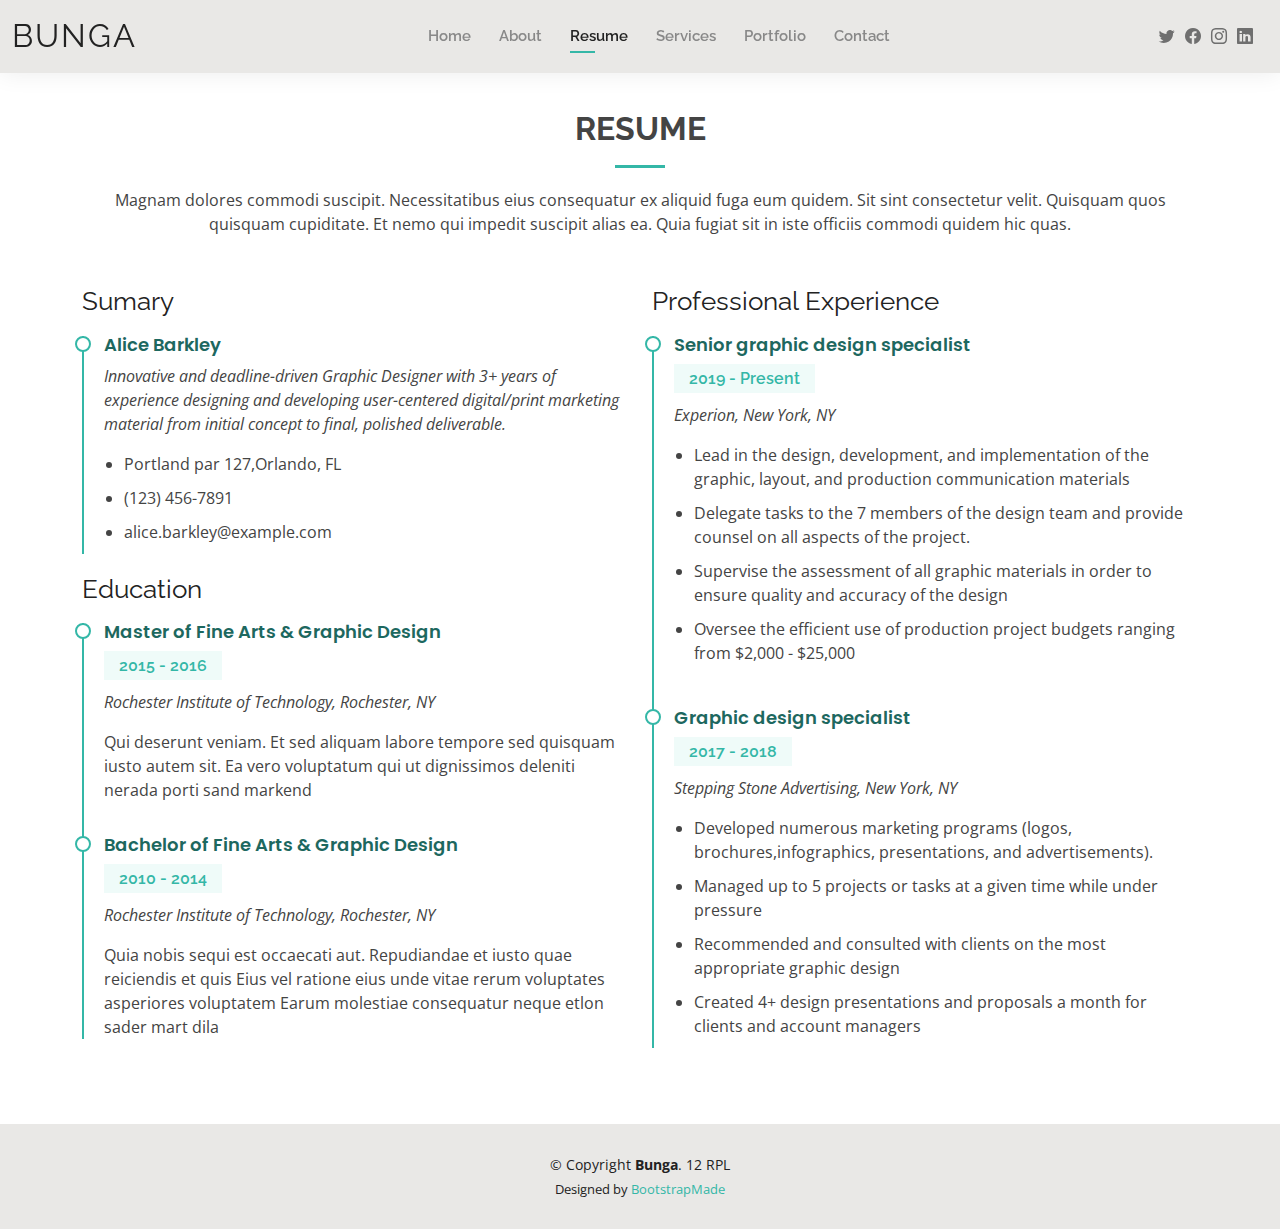
<file: resume.html>
<!DOCTYPE html>
<html lang="en">

<head>
  <meta charset="utf-8">
  <meta content="width=device-width, initial-scale=1.0" name="viewport">

  <title>Resume </title>
  <meta content="" name="description">
  <meta content="" name="keywords">

  <!-- Favicons -->
  <link href="assets/img/favicon.png" rel="icon">
  <link href="assets/img/apple-touch-icon.png" rel="apple-touch-icon">

  <!-- Google Fonts -->
  <link href="https://fonts.googleapis.com/css?family=Open+Sans:300,300i,400,400i,600,600i,700,700i|Raleway:300,300i,400,400i,500,500i,600,600i,700,700i|Poppins:300,300i,400,400i,500,500i,600,600i,700,700i" rel="stylesheet">

  <!-- Vendor CSS Files -->
  <link href="assets/vendor/aos/aos.css" rel="stylesheet">
  <link href="assets/vendor/bootstrap/css/bootstrap.min.css" rel="stylesheet">
  <link href="assets/vendor/bootstrap-icons/bootstrap-icons.css" rel="stylesheet">
  <link href="assets/vendor/boxicons/css/boxicons.min.css" rel="stylesheet">
  <link href="assets/vendor/glightbox/css/glightbox.min.css" rel="stylesheet">
  <link href="assets/vendor/swiper/swiper-bundle.min.css" rel="stylesheet">

  <!-- Template Main CSS File -->
  <link href="assets/css/style.css" rel="stylesheet">

  <!-- =======================================================
  * Template Name: Kelly
  * Updated: Jan 29 2024 with Bootstrap v5.3.2
  * Template URL: https://bootstrapmade.com/kelly-free-bootstrap-cv-resume-html-template/
  * Author: BootstrapMade.com
  * License: https://bootstrapmade.com/license/
  ======================================================== -->
</head>

<body>

  <!-- ======= Header ======= -->
  <header id="header" class="fixed-top">
    <div class="container-fluid d-flex justify-content-between align-items-center">

      <h1 class="logo me-auto me-lg-0"><a href="index.html">Bunga</a></h1>
      <!-- Uncomment below if you prefer to use an image logo -->
      <!-- <a href="index.html" class="logo"><img src="assets/img/logo.png" alt="" class="img-fluid"></a>-->

      <nav id="navbar" class="navbar order-last order-lg-0">
        <ul>
          <li><a href="index.html">Home</a></li>
          <li><a href="about.html">About</a></li>
          <li><a class="active" href="resume.html">Resume</a></li>
          <li><a href="services.html">Services</a></li>
          <li><a href="portfolio.html">Portfolio</a></li>
          <li><a href="contact.html">Contact</a></li>
        </ul>
        <i class="bi bi-list mobile-nav-toggle"></i>
      </nav><!-- .navbar -->

      <div class="header-social-links">
        <a href="#" class="twitter"><i class="bi bi-twitter"></i></a>
        <a href="#" class="facebook"><i class="bi bi-facebook"></i></a>
        <a href="#" class="instagram"><i class="bi bi-instagram"></i></a>
        <a href="#" class="linkedin"><i class="bi bi-linkedin"></i></i></a>
      </div>

    </div>

  </header><!-- End Header -->

  <main id="main">

    <!-- ======= Resume Section ======= -->
    <section id="resume" class="resume">
      <div class="container" data-aos="fade-up">

        <div class="section-title">
          <h2>Resume</h2>
          <p>Magnam dolores commodi suscipit. Necessitatibus eius consequatur ex aliquid fuga eum quidem. Sit sint consectetur velit. Quisquam quos quisquam cupiditate. Et nemo qui impedit suscipit alias ea. Quia fugiat sit in iste officiis commodi quidem hic quas.</p>
        </div>

        <div class="row">
          <div class="col-lg-6">
            <h3 class="resume-title">Sumary</h3>
            <div class="resume-item pb-0">
              <h4>Alice Barkley</h4>
              <p><em>Innovative and deadline-driven Graphic Designer with 3+ years of experience designing and developing user-centered digital/print marketing material from initial concept to final, polished deliverable.</em></p>
              <p>
              <ul>
                <li>Portland par 127,Orlando, FL</li>
                <li>(123) 456-7891</li>
                <li>alice.barkley@example.com</li>
              </ul>
              </p>
            </div>

            <h3 class="resume-title">Education</h3>
            <div class="resume-item">
              <h4>Master of Fine Arts &amp; Graphic Design</h4>
              <h5>2015 - 2016</h5>
              <p><em>Rochester Institute of Technology, Rochester, NY</em></p>
              <p>Qui deserunt veniam. Et sed aliquam labore tempore sed quisquam iusto autem sit. Ea vero voluptatum qui ut dignissimos deleniti nerada porti sand markend</p>
            </div>
            <div class="resume-item">
              <h4>Bachelor of Fine Arts &amp; Graphic Design</h4>
              <h5>2010 - 2014</h5>
              <p><em>Rochester Institute of Technology, Rochester, NY</em></p>
              <p>Quia nobis sequi est occaecati aut. Repudiandae et iusto quae reiciendis et quis Eius vel ratione eius unde vitae rerum voluptates asperiores voluptatem Earum molestiae consequatur neque etlon sader mart dila</p>
            </div>
          </div>
          <div class="col-lg-6">
            <h3 class="resume-title">Professional Experience</h3>
            <div class="resume-item">
              <h4>Senior graphic design specialist</h4>
              <h5>2019 - Present</h5>
              <p><em>Experion, New York, NY </em></p>
              <p>
              <ul>
                <li>Lead in the design, development, and implementation of the graphic, layout, and production communication materials</li>
                <li>Delegate tasks to the 7 members of the design team and provide counsel on all aspects of the project. </li>
                <li>Supervise the assessment of all graphic materials in order to ensure quality and accuracy of the design</li>
                <li>Oversee the efficient use of production project budgets ranging from $2,000 - $25,000</li>
              </ul>
              </p>
            </div>
            <div class="resume-item">
              <h4>Graphic design specialist</h4>
              <h5>2017 - 2018</h5>
              <p><em>Stepping Stone Advertising, New York, NY</em></p>
              <p>
              <ul>
                <li>Developed numerous marketing programs (logos, brochures,infographics, presentations, and advertisements).</li>
                <li>Managed up to 5 projects or tasks at a given time while under pressure</li>
                <li>Recommended and consulted with clients on the most appropriate graphic design</li>
                <li>Created 4+ design presentations and proposals a month for clients and account managers</li>
              </ul>
              </p>
            </div>
          </div>
        </div>

      </div>
    </section><!-- End Resume Section -->

  </main><!-- End #main -->

  <!-- ======= Footer ======= -->
  <footer id="footer">
    <div class="container">
      <div class="copyright">
        &copy; Copyright <strong><span>Bunga</span></strong>. 12 RPL
      </div>
      <div class="credits">
        <!-- All the links in the footer should remain intact. -->
        <!-- You can delete the links only if you purchased the pro version. -->
        <!-- Licensing information: https://bootstrapmade.com/license/ -->
        <!-- Purchase the pro version with working PHP/AJAX contact form: https://bootstrapmade.com/kelly-free-bootstrap-cv-resume-html-template/ -->
        Designed by <a href="https://bootstrapmade.com/">BootstrapMade</a>
      </div>
    </div>
  </footer><!-- End  Footer -->

  <div id="preloader"></div>
  <a href="#" class="back-to-top d-flex align-items-center justify-content-center"><i class="bi bi-arrow-up-short"></i></a>

  <!-- Vendor JS Files -->
  <script src="assets/vendor/purecounter/purecounter_vanilla.js"></script>
  <script src="assets/vendor/aos/aos.js"></script>
  <script src="assets/vendor/bootstrap/js/bootstrap.bundle.min.js"></script>
  <script src="assets/vendor/glightbox/js/glightbox.min.js"></script>
  <script src="assets/vendor/isotope-layout/isotope.pkgd.min.js"></script>
  <script src="assets/vendor/swiper/swiper-bundle.min.js"></script>
  <script src="assets/vendor/waypoints/noframework.waypoints.js"></script>
  <script src="assets/vendor/php-email-form/validate.js"></script>

  <!-- Template Main JS File -->
  <script src="assets/js/main.js"></script>

</body>

</html>
</file>
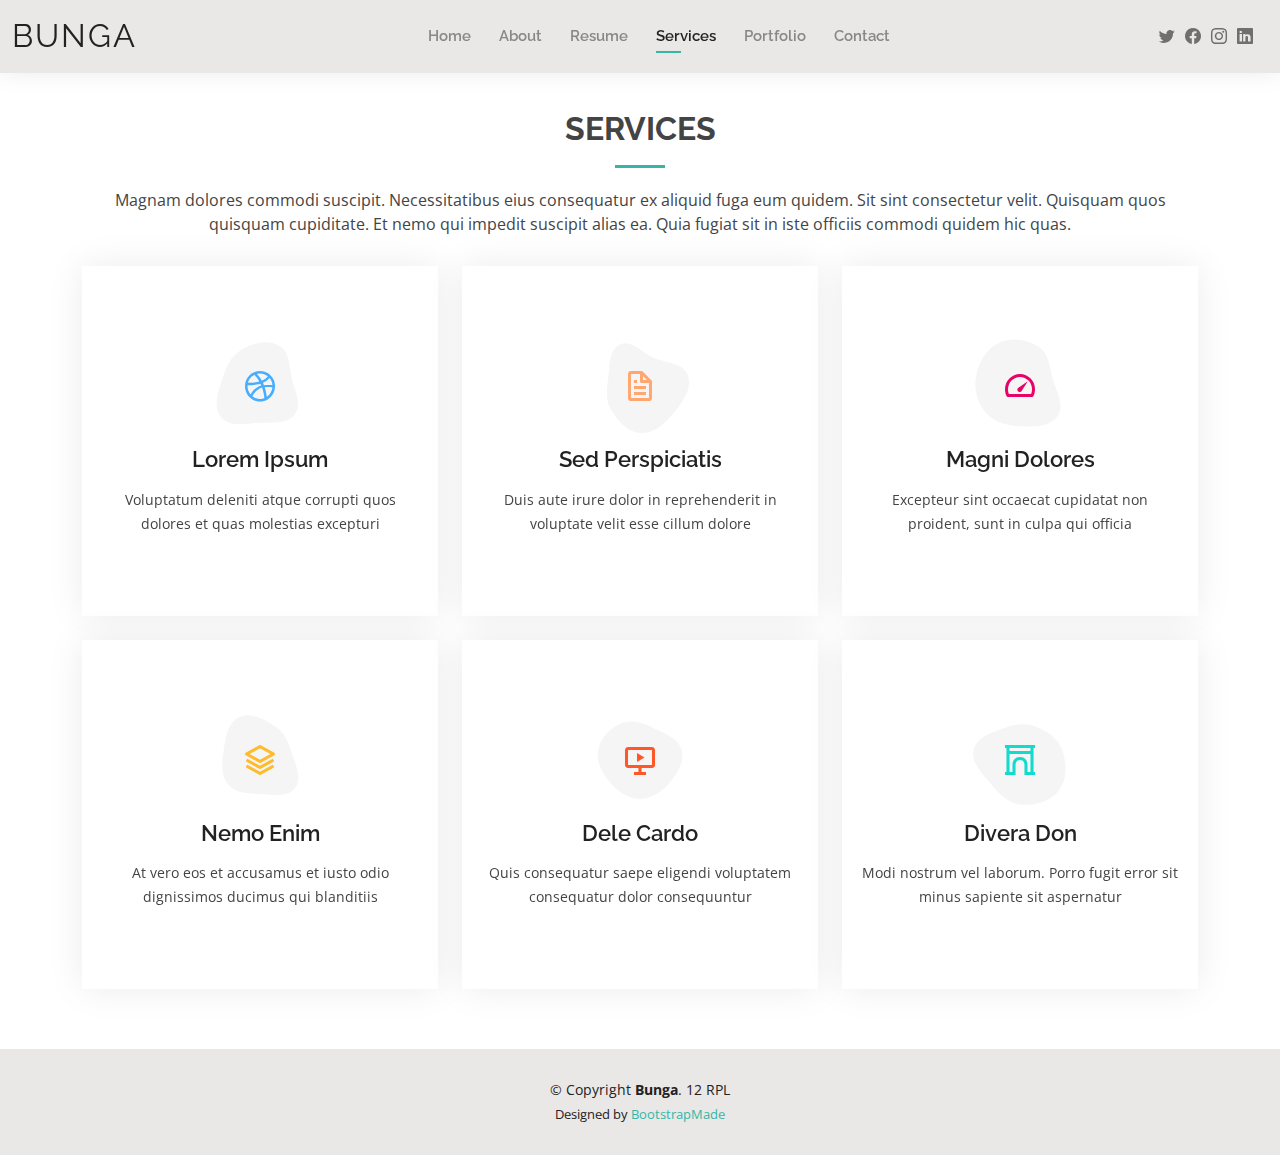
<file: services.html>
<!DOCTYPE html>
<html lang="en">

<head>
  <meta charset="utf-8">
  <meta content="width=device-width, initial-scale=1.0" name="viewport">

  <title>Services </title>
  <meta content="" name="description">
  <meta content="" name="keywords">

  <!-- Favicons -->
  <link href="assets/img/favicon.png" rel="icon">
  <link href="assets/img/apple-touch-icon.png" rel="apple-touch-icon">

  <!-- Google Fonts -->
  <link href="https://fonts.googleapis.com/css?family=Open+Sans:300,300i,400,400i,600,600i,700,700i|Raleway:300,300i,400,400i,500,500i,600,600i,700,700i|Poppins:300,300i,400,400i,500,500i,600,600i,700,700i" rel="stylesheet">

  <!-- Vendor CSS Files -->
  <link href="assets/vendor/aos/aos.css" rel="stylesheet">
  <link href="assets/vendor/bootstrap/css/bootstrap.min.css" rel="stylesheet">
  <link href="assets/vendor/bootstrap-icons/bootstrap-icons.css" rel="stylesheet">
  <link href="assets/vendor/boxicons/css/boxicons.min.css" rel="stylesheet">
  <link href="assets/vendor/glightbox/css/glightbox.min.css" rel="stylesheet">
  <link href="assets/vendor/swiper/swiper-bundle.min.css" rel="stylesheet">

  <!-- Template Main CSS File -->
  <link href="assets/css/style.css" rel="stylesheet">

  <!-- =======================================================
  * Template Name: Kelly
  * Updated: Jan 29 2024 with Bootstrap v5.3.2
  * Template URL: https://bootstrapmade.com/kelly-free-bootstrap-cv-resume-html-template/
  * Author: BootstrapMade.com
  * License: https://bootstrapmade.com/license/
  ======================================================== -->
</head>

<body>

  <!-- ======= Header ======= -->
  <header id="header" class="fixed-top">
    <div class="container-fluid d-flex justify-content-between align-items-center">

      <h1 class="logo me-auto me-lg-0"><a href="index.html">Bunga</a></h1>
      <!-- Uncomment below if you prefer to use an image logo -->
      <!-- <a href="index.html" class="logo"><img src="assets/img/logo.png" alt="" class="img-fluid"></a>-->

      <nav id="navbar" class="navbar order-last order-lg-0">
        <ul>
          <li><a href="index.html">Home</a></li>
          <li><a href="about.html">About</a></li>
          <li><a href="resume.html">Resume</a></li>
          <li><a class="active" href="services.html">Services</a></li>
          <li><a href="portfolio.html">Portfolio</a></li>
          <li><a href="contact.html">Contact</a></li>
        </ul>
        <i class="bi bi-list mobile-nav-toggle"></i>
      </nav><!-- .navbar -->

      <div class="header-social-links">
        <a href="#" class="twitter"><i class="bi bi-twitter"></i></a>
        <a href="#" class="facebook"><i class="bi bi-facebook"></i></a>
        <a href="#" class="instagram"><i class="bi bi-instagram"></i></a>
        <a href="#" class="linkedin"><i class="bi bi-linkedin"></i></i></a>
      </div>

    </div>

  </header><!-- End Header -->

  <main id="main">

    <!-- ======= Services Section ======= -->
    <section id="services" class="services">
      <div class="container" data-aos="fade-up">

        <div class="section-title">
          <h2>Services</h2>
          <p>Magnam dolores commodi suscipit. Necessitatibus eius consequatur ex aliquid fuga eum quidem. Sit sint consectetur velit. Quisquam quos quisquam cupiditate. Et nemo qui impedit suscipit alias ea. Quia fugiat sit in iste officiis commodi quidem hic quas.</p>
        </div>

        <div class="row">
          <div class="col-lg-4 col-md-6 d-flex align-items-stretch" data-aos="zoom-in" data-aos-delay="100">
            <div class="icon-box iconbox-blue">
              <div class="icon">
                <svg width="100" height="100" viewBox="0 0 600 600" xmlns="http://www.w3.org/2000/svg">
                  <path stroke="none" stroke-width="0" fill="#f5f5f5" d="M300,521.0016835830174C376.1290562159157,517.8887921683347,466.0731472004068,529.7835943286574,510.70327084640275,468.03025145048787C554.3714126377745,407.6079735673963,508.03601936045806,328.9844924480964,491.2728898941984,256.3432110539036C474.5976632858925,184.082847569629,479.9380746630129,96.60480741107993,416.23090153303,58.64404602377083C348.86323505073057,18.502131276798302,261.93793281208167,40.57373210992963,193.5410806939664,78.93577620505333C130.42746243093433,114.334589627462,98.30271207620316,179.96522072025542,76.75703585869454,249.04625023123273C51.97151888228291,328.5150500222984,13.704378332031375,421.85034740162234,66.52175969318436,486.19268352777647C119.04800174914682,550.1803526380478,217.28368757567262,524.383925680826,300,521.0016835830174"></path>
                </svg>
                <i class="bx bxl-dribbble"></i>
              </div>
              <h4><a href="">Lorem Ipsum</a></h4>
              <p>Voluptatum deleniti atque corrupti quos dolores et quas molestias excepturi</p>
            </div>
          </div>

          <div class="col-lg-4 col-md-6 d-flex align-items-stretch mt-4 mt-md-0" data-aos="zoom-in" data-aos-delay="200">
            <div class="icon-box iconbox-orange ">
              <div class="icon">
                <svg width="100" height="100" viewBox="0 0 600 600" xmlns="http://www.w3.org/2000/svg">
                  <path stroke="none" stroke-width="0" fill="#f5f5f5" d="M300,582.0697525312426C382.5290701553225,586.8405444964366,449.9789794690241,525.3245884688669,502.5850820975895,461.55621195738473C556.606425686781,396.0723002908107,615.8543463187945,314.28637112970534,586.6730223649479,234.56875336149918C558.9533121215079,158.8439757836574,454.9685369536778,164.00468322053177,381.49747125262974,130.76875717737553C312.15926192815925,99.40240125094834,248.97055460311594,18.661163978235184,179.8680185752513,50.54337015887873C110.5421016452524,82.52863877960104,119.82277516462835,180.83849132639028,109.12597500060166,256.43424936330496C100.08760227029461,320.3096726198365,92.17705696193138,384.0621239912766,124.79988738764834,439.7174275375508C164.83382741302287,508.01625554203684,220.96474134820875,577.5009287672846,300,582.0697525312426"></path>
                </svg>
                <i class="bx bx-file"></i>
              </div>
              <h4><a href="">Sed Perspiciatis</a></h4>
              <p>Duis aute irure dolor in reprehenderit in voluptate velit esse cillum dolore</p>
            </div>
          </div>

          <div class="col-lg-4 col-md-6 d-flex align-items-stretch mt-4 mt-lg-0" data-aos="zoom-in" data-aos-delay="300">
            <div class="icon-box iconbox-pink">
              <div class="icon">
                <svg width="100" height="100" viewBox="0 0 600 600" xmlns="http://www.w3.org/2000/svg">
                  <path stroke="none" stroke-width="0" fill="#f5f5f5" d="M300,541.5067337569781C382.14930387511276,545.0595476570109,479.8736841581634,548.3450877840088,526.4010558755058,480.5488172755941C571.5218469581645,414.80211281144784,517.5187510058486,332.0715597781072,496.52539010469104,255.14436215662573C477.37192572678356,184.95920475031193,473.57363656557914,105.61284051026155,413.0603344069578,65.22779650032875C343.27470386102294,18.654635553484475,251.2091493199835,5.337323636656869,175.0934190732945,40.62881213300186C97.87086631185822,76.43348514350839,51.98124368387456,156.15599469081315,36.44837278890362,239.84606092416172C21.716077023791087,319.22268207091537,43.775223500013084,401.1760424656574,96.891909868211,461.97329694683043C147.22146801428983,519.5804099606455,223.5754009179313,538.201503339737,300,541.5067337569781"></path>
                </svg>
                <i class="bx bx-tachometer"></i>
              </div>
              <h4><a href="">Magni Dolores</a></h4>
              <p>Excepteur sint occaecat cupidatat non proident, sunt in culpa qui officia</p>
            </div>
          </div>

          <div class="col-lg-4 col-md-6 d-flex align-items-stretch mt-4" data-aos="zoom-in" data-aos-delay="100">
            <div class="icon-box iconbox-yellow">
              <div class="icon">
                <svg width="100" height="100" viewBox="0 0 600 600" xmlns="http://www.w3.org/2000/svg">
                  <path stroke="none" stroke-width="0" fill="#f5f5f5" d="M300,503.46388370962813C374.79870501325706,506.71871716319447,464.8034551963731,527.1746412648533,510.4981551193396,467.86667711651364C555.9287308511215,408.9015244558933,512.6030010748507,327.5744911775523,490.211057578863,256.5855673507754C471.097692560561,195.9906835881958,447.69079081568157,138.11976852964426,395.19560036434837,102.3242989838813C329.3053358748298,57.3949838291264,248.02791733380457,8.279543830951368,175.87071277845988,42.242879143198664C103.41431057327972,76.34704239035025,93.79494320519305,170.9812938413882,81.28167332365135,250.07896920659033C70.17666984294237,320.27484674793965,64.84698225790005,396.69656628748305,111.28512138212992,450.4950937839243C156.20124167950087,502.5303643271138,231.32542653798444,500.4755392045468,300,503.46388370962813"></path>
                </svg>
                <i class="bx bx-layer"></i>
              </div>
              <h4><a href="">Nemo Enim</a></h4>
              <p>At vero eos et accusamus et iusto odio dignissimos ducimus qui blanditiis</p>
            </div>
          </div>

          <div class="col-lg-4 col-md-6 d-flex align-items-stretch mt-4" data-aos="zoom-in" data-aos-delay="200">
            <div class="icon-box iconbox-red">
              <div class="icon">
                <svg width="100" height="100" viewBox="0 0 600 600" xmlns="http://www.w3.org/2000/svg">
                  <path stroke="none" stroke-width="0" fill="#f5f5f5" d="M300,532.3542879108572C369.38199826031484,532.3153073249985,429.10787420159085,491.63046689027357,474.5244479745417,439.17860296908856C522.8885846962883,383.3225815378663,569.1668002868075,314.3205725914397,550.7432151929288,242.7694973846089C532.6665558377875,172.5657663291529,456.2379748765914,142.6223662098291,390.3689995646985,112.34683881706744C326.66090330228417,83.06452184765237,258.84405631176094,53.51806209861945,193.32584062364296,78.48882559362697C121.61183558270385,105.82097193414197,62.805066853699245,167.19869350419734,48.57481801355237,242.6138429142374C34.843463184063346,315.3850353017275,76.69343916112496,383.4422959591041,125.22947124332185,439.3748458443577C170.7312796277747,491.8107796887764,230.57421082200815,532.3932930995766,300,532.3542879108572"></path>
                </svg>
                <i class="bx bx-slideshow"></i>
              </div>
              <h4><a href="">Dele Cardo</a></h4>
              <p>Quis consequatur saepe eligendi voluptatem consequatur dolor consequuntur</p>
            </div>
          </div>

          <div class="col-lg-4 col-md-6 d-flex align-items-stretch mt-4" data-aos="zoom-in" data-aos-delay="300">
            <div class="icon-box iconbox-teal">
              <div class="icon">
                <svg width="100" height="100" viewBox="0 0 600 600" xmlns="http://www.w3.org/2000/svg">
                  <path stroke="none" stroke-width="0" fill="#f5f5f5" d="M300,566.797414625762C385.7384707136149,576.1784315230908,478.7894351017131,552.8928747891023,531.9192734346935,484.94944893311C584.6109503024035,417.5663521118492,582.489472248146,322.67544863468447,553.9536738515405,242.03673114598146C529.1557734026468,171.96086150256528,465.24506316201064,127.66468636344209,395.9583748389544,100.7403814666027C334.2173773831606,76.7482773500951,269.4350130405921,84.62216499799875,207.1952322260088,107.2889140133804C132.92018162631612,134.33871894543012,41.79353780512637,160.00259165414826,22.644507872594943,236.69541883565114C3.319112789854554,314.0945973066697,72.72355303640163,379.243833228382,124.04198916343866,440.3218312028393C172.9286146004772,498.5055451809895,224.45579914871206,558.5317968840102,300,566.797414625762"></path>
                </svg>
                <i class="bx bx-arch"></i>
              </div>
              <h4><a href="">Divera Don</a></h4>
              <p>Modi nostrum vel laborum. Porro fugit error sit minus sapiente sit aspernatur</p>
            </div>
          </div>

        </div>

      </div>
    </section><!-- End Services Section -->

  </main><!-- End #main -->

  <!-- ======= Footer ======= -->
  <footer id="footer">
    <div class="container">
      <div class="copyright">
        &copy; Copyright <strong><span>Bunga</span></strong>. 12 RPL
      </div>
      <div class="credits">
        <!-- All the links in the footer should remain intact. -->
        <!-- You can delete the links only if you purchased the pro version. -->
        <!-- Licensing information: https://bootstrapmade.com/license/ -->
        <!-- Purchase the pro version with working PHP/AJAX contact form: https://bootstrapmade.com/kelly-free-bootstrap-cv-resume-html-template/ -->
        Designed by <a href="https://bootstrapmade.com/">BootstrapMade</a>
      </div>
    </div>
  </footer><!-- End  Footer -->

  <div id="preloader"></div>
  <a href="#" class="back-to-top d-flex align-items-center justify-content-center"><i class="bi bi-arrow-up-short"></i></a>

  <!-- Vendor JS Files -->
  <script src="assets/vendor/purecounter/purecounter_vanilla.js"></script>
  <script src="assets/vendor/aos/aos.js"></script>
  <script src="assets/vendor/bootstrap/js/bootstrap.bundle.min.js"></script>
  <script src="assets/vendor/glightbox/js/glightbox.min.js"></script>
  <script src="assets/vendor/isotope-layout/isotope.pkgd.min.js"></script>
  <script src="assets/vendor/swiper/swiper-bundle.min.js"></script>
  <script src="assets/vendor/waypoints/noframework.waypoints.js"></script>
  <script src="assets/vendor/php-email-form/validate.js"></script>

  <!-- Template Main JS File -->
  <script src="assets/js/main.js"></script>

</body>

</html>
</file>
<file: assets/css/style.css>
/**
* Template Name: Kelly
* Updated: Jan 29 2024 with Bootstrap v5.3.2
* Template URL: https://bootstrapmade.com/kelly-free-bootstrap-cv-resume-html-template/
* Author: BootstrapMade.com
* License: https://bootstrapmade.com/license/
*/

/*--------------------------------------------------------------
# General
--------------------------------------------------------------*/
body {
  font-family: "Open Sans", sans-serif;
  color: #444444;
}

a {
  color: #34b7a7;
  text-decoration: none;
}

a:hover {
  color: #51cdbe;
  text-decoration: none;
}

h1,
h2,
h3,
h4,
h5,
h6 {
  font-family: "Raleway", sans-serif;
}

#main {
  margin-top: 50px;
}

@media (max-width: 992px) {
  #main {
    margin-top: 30px;
  }
}

/*--------------------------------------------------------------
# Preloader
--------------------------------------------------------------*/
#preloader {
  position: fixed;
  top: 0;
  left: 0;
  right: 0;
  bottom: 0;
  z-index: 9999;
  overflow: hidden;
  background: #fff;
}

#preloader:before {
  content: "";
  position: fixed;
  top: calc(50% - 30px);
  left: calc(50% - 30px);
  border: 6px solid #34b7a7;
  border-top-color: #dcf5f2;
  border-radius: 50%;
  width: 60px;
  height: 60px;
  animation: animate-preloader 1s linear infinite;
}

@keyframes animate-preloader {
  0% {
    transform: rotate(0deg);
  }

  100% {
    transform: rotate(360deg);
  }
}

/*--------------------------------------------------------------
# Back to top button
--------------------------------------------------------------*/
.back-to-top {
  position: fixed;
  visibility: hidden;
  opacity: 0;
  right: 15px;
  bottom: 15px;
  z-index: 996;
  background: #34b7a7;
  width: 40px;
  height: 40px;
  border-radius: 50px;
  transition: all 0.4s;
}

.back-to-top i {
  font-size: 24px;
  color: #fff;
  line-height: 0;
}

.back-to-top:hover {
  background: #49cbbb;
  color: #fff;
}

.back-to-top.active {
  visibility: visible;
  opacity: 1;
}

/*--------------------------------------------------------------
# Header
--------------------------------------------------------------*/
#header {
  background: #e9e8e6;
  box-shadow: 0px 0px 25px 0 rgba(0, 0, 0, 0.08);
  z-index: 997;
  padding: 15px 0;
}

#header .logo {
  font-size: 32px;
  margin: 0;
  padding: 0;
  line-height: 1;
  font-weight: 400;
  letter-spacing: 2px;
  text-transform: uppercase;
}

#header .logo a {
  color: #222222;
}

#header .logo img {
  max-height: 40px;
}

@media (max-width: 992px) {
  #header .logo {
    font-size: 28px;
  }
}

/*--------------------------------------------------------------
# Header Social Links
--------------------------------------------------------------*/
.header-social-links {
  padding-right: 15px;
}

.header-social-links a {
  color: #6f6f6f;
  padding-left: 6px;
  display: inline-block;
  line-height: 0px;
  transition: 0.3s;
  font-size: 16px;
}

.header-social-links a:hover {
  color: #34b7a7;
}

/*--------------------------------------------------------------
# Navigation Menu
--------------------------------------------------------------*/
/**
* Desktop Navigation 
*/
.navbar {
  padding: 0;
}

.navbar ul {
  margin: 0;
  padding: 0;
  display: flex;
  list-style: none;
  align-items: center;
}

.navbar li {
  position: relative;
  padding: 10px 0 10px 28px;
}

.navbar a,
.navbar a:focus {
  display: flex;
  align-items: center;
  justify-content: space-between;
  font-family: "Raleway", sans-serif;
  font-size: 15px;
  font-weight: 600;
  color: #888888;
  white-space: nowrap;
  transition: 0.3s;
  position: relative;
}

.navbar a i,
.navbar a:focus i {
  font-size: 12px;
  line-height: 0;
  margin-left: 5px;
}

.navbar>ul>li>a:before {
  content: "";
  position: absolute;
  width: 0;
  height: 2px;
  bottom: -5px;
  left: 0;
  background-color: #34b7a7;
  visibility: hidden;
  width: 0px;
  transition: all 0.3s ease-in-out 0s;
}

.navbar a:hover:before,
.navbar li:hover>a:before,
.navbar .active:before {
  visibility: visible;
  width: 25px;
}

.navbar a:hover,
.navbar .active,
.navbar .active:focus,
.navbar li:hover>a {
  color: #222222;
}

.navbar .dropdown ul {
  display: block;
  position: absolute;
  left: 14px;
  top: calc(100% + 30px);
  margin: 0;
  padding: 10px 0;
  z-index: 99;
  opacity: 0;
  visibility: hidden;
  background: #fff;
  box-shadow: 0px 0px 30px rgba(127, 137, 161, 0.25);
  transition: 0.3s;
  border-radius: 4px;
}

.navbar .dropdown ul li {
  min-width: 200px;
  padding: 0;
}

.navbar .dropdown ul a {
  padding: 10px 20px;
  font-size: 15px;
  text-transform: none;
  font-weight: 600;
}

.navbar .dropdown ul a i {
  font-size: 12px;
}

.navbar .dropdown ul a:hover,
.navbar .dropdown ul .active:hover,
.navbar .dropdown ul li:hover>a {
  color: #34b7a7;
}

.navbar .dropdown:hover>ul {
  opacity: 1;
  top: 100%;
  visibility: visible;
}

.navbar .dropdown .dropdown ul {
  top: 0;
  left: calc(100% - 30px);
  visibility: hidden;
}

.navbar .dropdown .dropdown:hover>ul {
  opacity: 1;
  top: 0;
  left: 100%;
  visibility: visible;
}

@media (max-width: 1366px) {
  .navbar .dropdown .dropdown ul {
    left: -90%;
  }

  .navbar .dropdown .dropdown:hover>ul {
    left: -100%;
  }
}

/**
* Mobile Navigation 
*/
.mobile-nav-toggle {
  color: #222222;
  font-size: 28px;
  cursor: pointer;
  display: none;
  line-height: 0;
  transition: 0.5s;
}

.mobile-nav-toggle.bi-x {
  color: #fff;
}

@media (max-width: 991px) {
  .mobile-nav-toggle {
    display: block;
  }

  .navbar ul {
    display: none;
  }
}

.navbar-mobile {
  position: fixed;
  overflow: hidden;
  top: 0;
  right: 0;
  left: 0;
  bottom: 0;
  background: rgba(9, 9, 9, 0.9);
  transition: 0.3s;
  z-index: 999;
}

.navbar-mobile .mobile-nav-toggle {
  position: absolute;
  top: 15px;
  right: 15px;
}

.navbar-mobile ul {
  display: block;
  position: absolute;
  top: 55px;
  right: 15px;
  bottom: 15px;
  left: 15px;
  padding: 10px 0;
  border-radius: 10px;
  background-color: #fff;
  overflow-y: auto;
  transition: 0.3s;
}

.navbar-mobile a,
.navbar-mobile a:focus {
  font-size: 15px;
  padding-right: 15px;
  color: #222222;
}

.navbar-mobile a:hover,
.navbar-mobile .active,
.navbar-mobile li:hover>a {
  color: #34b7a7;
}

.navbar-mobile .getstarted,
.navbar-mobile .getstarted:focus {
  margin: 15px;
}

.navbar-mobile .dropdown ul {
  position: static;
  display: none;
  margin: 10px 20px;
  padding: 10px 0;
  z-index: 99;
  opacity: 1;
  visibility: visible;
  background: #fff;
  box-shadow: 0px 0px 30px rgba(127, 137, 161, 0.25);
}

.navbar-mobile .dropdown ul li {
  min-width: 200px;
}

.navbar-mobile .dropdown ul a {
  padding: 10px 20px;
}

.navbar-mobile .dropdown ul a i {
  font-size: 12px;
}

.navbar-mobile .dropdown ul a:hover,
.navbar-mobile .dropdown ul .active:hover,
.navbar-mobile .dropdown ul li:hover>a {
  color: #34b7a7;
}

.navbar-mobile .dropdown>.dropdown-active {
  display: block;
}

/*--------------------------------------------------------------
# Hero Section
--------------------------------------------------------------*/
#hero {
  width: 100%;
  height: 100vh;
  background: url("../img/g5.png") top right;
  background-size: cover;
}

#hero .container {
  padding-top: 70px;
  position: relative;
}

@media (max-width: 992px) {
  #hero .container {
    padding-top: 58px;
  }
}

#hero h1 {
  margin: 0;
  font-size: 48px;
  font-weight: 700;
  line-height: 56px;
  color: #ffffff;
}

#hero h2 {
  color: #ffffff;
  margin: 10px 0 0 0;
  font-size: 22px;
}

#hero .btn-about {
  font-family: "Raleway", sans-serif;
  text-transform: uppercase;
  font-weight: 600;
  font-size: 12px;
  letter-spacing: 1px;
  display: inline-block;
  padding: 12px 40px;
  border-radius: 50px;
  transition: 0.5s;
  margin-top: 30px;
  color: #fff;
  background: #34b7a7;
}

#hero .btn-about:hover {
  background: #3dc8b7;
}

@media (min-width: 1024px) {
  #hero {
    background-attachment: fixed;
  }
}

@media (max-width: 992px) {
  #hero:before {
    content: "";
    background: rgba(255, 255, 255, 0.8);
    position: absolute;
    bottom: 0;
    top: 0;
    left: 0;
    right: 0;
  }

  #hero h1 {
    font-size: 28px;
    line-height: 36px;
  }

  #hero h2 {
    font-size: 18px;
    line-height: 24px;
  }
}

/*--------------------------------------------------------------
# Sections General
--------------------------------------------------------------*/
section {
  padding: 60px 0;
}

.section-bg {
  background-color: #e7f8f6;
}

.section-title {
  text-align: center;
  padding-bottom: 30px;
}

.section-title h2 {
  font-size: 32px;
  font-weight: bold;
  text-transform: uppercase;
  margin-bottom: 20px;
  padding-bottom: 20px;
  position: relative;
}

.section-title h2::after {
  content: "";
  position: absolute;
  display: block;
  width: 50px;
  height: 3px;
  background: #34b7a7;
  bottom: 0;
  left: calc(50% - 25px);
}

.section-title p {
  margin-bottom: 0;
}

/*--------------------------------------------------------------
# Cta
--------------------------------------------------------------*/
.cta {
  background: linear-gradient(rgba(0, 0, 0, 0.6), rgba(0, 0, 0, 0.6)), url("../img/bg-1.jpg") fixed center center;
  background-size: cover;
  padding: 80px 0;
}

.cta h3 {
  color: #fff;
  font-size: 28px;
  font-weight: 700;
}

.cta p {
  color: #fff;
}

.cta .cta-btn {
  font-family: "Raleway", sans-serif;
  text-transform: uppercase;
  font-weight: 500;
  font-size: 16px;
  letter-spacing: 1px;
  display: inline-block;
  padding: 8px 20px;
  border-radius: 2px;
  transition: 0.5s;
  margin: 10px;
  border: 2px solid #fff;
  color: #fff;
}

.cta .cta-btn:hover {
  background: #34b7a7;
  border: 2px solid #34b7a7;
}

@media (max-width: 1024px) {
  .cta {
    background-attachment: scroll;
  }
}

@media (min-width: 769px) {
  .cta .cta-btn-container {
    display: flex;
    align-items: center;
    justify-content: flex-end;
  }
}

/*--------------------------------------------------------------
# About
--------------------------------------------------------------*/
.about .content h3 {
  font-weight: 700;
  font-size: 26px;
  color: #555555;
}

.about .content ul {
  list-style: none;
  padding: 0;
}

.about .content ul li {
  padding-bottom: 10px;
}

.about .content ul i {
  font-size: 20px;
  padding-right: 2px;
  color: #34b7a7;
}

.about .content p:last-child {
  margin-bottom: 0;
}

/*--------------------------------------------------------------
# Skills
--------------------------------------------------------------*/
.skills .progress {
  height: 60px;
  display: block;
  background: none;
  border-radius: 0;
}

.skills .progress .skill {
  padding: 10px 0;
  margin: 0 0 6px 0;
  text-transform: uppercase;
  display: block;
  font-weight: 600;
  font-family: "Poppins", sans-serif;
  color: #222222;
}

.skills .progress .skill .val {
  float: right;
  font-style: normal;
}

.skills .progress-bar-wrap {
  background: #f3f3f3;
}

.skills .progress-bar {
  width: 1px;
  height: 10px;
  transition: 0.9s;
  background-color: #34b7a7;
}

/*--------------------------------------------------------------
# Facts
--------------------------------------------------------------*/
.facts .counters span {
  font-size: 48px;
  display: block;
  color: #34b7a7;
}

.facts .counters p {
  padding: 0;
  margin: 0 0 20px 0;
  font-family: "Raleway", sans-serif;
  font-size: 14px;
}

/*--------------------------------------------------------------
# Testimonials
--------------------------------------------------------------*/
.testimonials .section-header {
  margin-bottom: 40px;
}

.testimonials .testimonials-carousel,
.testimonials .testimonials-slider {
  overflow: hidden;
}

.testimonials .testimonial-item {
  text-align: center;
}

.testimonials .testimonial-item .testimonial-img {
  width: 120px;
  border-radius: 50%;
  border: 4px solid #fff;
  margin: 0 auto;
}

.testimonials .testimonial-item h3 {
  font-size: 20px;
  font-weight: bold;
  margin: 10px 0 5px 0;
  color: #111;
}

.testimonials .testimonial-item h4 {
  font-size: 14px;
  color: #999;
  margin: 0 0 15px 0;
}

.testimonials .testimonial-item .quote-icon-left,
.testimonials .testimonial-item .quote-icon-right {
  color: #c8efea;
  font-size: 26px;
}

.testimonials .testimonial-item .quote-icon-left {
  display: inline-block;
  left: -5px;
  position: relative;
}

.testimonials .testimonial-item .quote-icon-right {
  display: inline-block;
  right: -5px;
  position: relative;
  top: 10px;
}

.testimonials .testimonial-item p {
  font-style: italic;
  margin: 0 auto 15px auto;
}

@media (min-width: 992px) {
  .testimonials .testimonial-item p {
    width: 80%;
  }
}

.testimonials .swiper-pagination {
  margin-top: 20px;
  position: relative;
}

.testimonials .swiper-pagination .swiper-pagination-bullet {
  width: 12px;
  height: 12px;
  background-color: #fff;
  opacity: 1;
  border: 1px solid #34b7a7;
}

.testimonials .swiper-pagination .swiper-pagination-bullet-active {
  background-color: #34b7a7;
}

/*--------------------------------------------------------------
# Resume
--------------------------------------------------------------*/
.resume .resume-title {
  font-size: 26px;
  font-weight: 400;
  margin-top: 20px;
  margin-bottom: 20px;
  color: #222222;
}

.resume .resume-item {
  padding: 0 0 20px 20px;
  margin-top: -2px;
  border-left: 2px solid #34b7a7;
  position: relative;
}

.resume .resume-item h4 {
  line-height: 18px;
  font-size: 18px;
  font-weight: 600;
  font-family: "Poppins", sans-serif;
  color: #1d685f;
  margin-bottom: 10px;
}

.resume .resume-item h5 {
  font-size: 16px;
  background: #effbf9;
  padding: 5px 15px;
  display: inline-block;
  font-weight: 600;
  margin-bottom: 10px;
  color: #34b7a7;
}

.resume .resume-item ul {
  padding-left: 20px;
}

.resume .resume-item ul li {
  padding-bottom: 10px;
}

.resume .resume-item:last-child {
  padding-bottom: 0;
}

.resume .resume-item::before {
  content: "";
  position: absolute;
  width: 16px;
  height: 16px;
  border-radius: 50px;
  left: -9px;
  top: 0;
  background: #fff;
  border: 2px solid #34b7a7;
}

/*--------------------------------------------------------------
# Services
--------------------------------------------------------------*/
.services .icon-box {
  text-align: center;
  padding: 70px 20px 80px 20px;
  transition: all ease-in-out 0.3s;
  background: #fff;
  box-shadow: 0px 0 35px 0 rgba(0, 0, 0, 0.08);
}

.services .icon-box .icon {
  margin: 0 auto;
  width: 100px;
  height: 100px;
  display: flex;
  align-items: center;
  justify-content: center;
  transition: ease-in-out 0.3s;
  position: relative;
}

.services .icon-box .icon i {
  font-size: 36px;
  transition: 0.5s;
  position: relative;
}

.services .icon-box .icon svg {
  position: absolute;
  top: 0;
  left: 0;
}

.services .icon-box .icon svg path {
  transition: 0.5s;
  fill: #f5f5f5;
}

.services .icon-box h4 {
  font-weight: 600;
  margin: 10px 0 15px 0;
  font-size: 22px;
}

.services .icon-box h4 a {
  color: #222222;
  transition: ease-in-out 0.3s;
}

.services .icon-box p {
  line-height: 24px;
  font-size: 14px;
  margin-bottom: 0;
}

.services .iconbox-blue i {
  color: #47aeff;
}

.services .iconbox-blue:hover .icon i {
  color: #fff;
}

.services .iconbox-blue:hover .icon path {
  fill: #47aeff;
}

.services .iconbox-orange i {
  color: #ffa76e;
}

.services .iconbox-orange:hover .icon i {
  color: #fff;
}

.services .iconbox-orange:hover .icon path {
  fill: #ffa76e;
}

.services .iconbox-pink i {
  color: #e80368;
}

.services .iconbox-pink:hover .icon i {
  color: #fff;
}

.services .iconbox-pink:hover .icon path {
  fill: #e80368;
}

.services .iconbox-yellow i {
  color: #ffbb2c;
}

.services .iconbox-yellow:hover .icon i {
  color: #fff;
}

.services .iconbox-yellow:hover .icon path {
  fill: #ffbb2c;
}

.services .iconbox-red i {
  color: #ff5828;
}

.services .iconbox-red:hover .icon i {
  color: #fff;
}

.services .iconbox-red:hover .icon path {
  fill: #ff5828;
}

.services .iconbox-teal i {
  color: #11dbcf;
}

.services .iconbox-teal:hover .icon i {
  color: #fff;
}

.services .iconbox-teal:hover .icon path {
  fill: #11dbcf;
}

/*--------------------------------------------------------------
# Portfolio
--------------------------------------------------------------*/
.portfolio .portfolio-item {
  margin-bottom: 30px;
}

.portfolio #portfolio-flters {
  padding: 0;
  margin: 0 auto 20px auto;
  list-style: none;
  text-align: center;
}

.portfolio #portfolio-flters li {
  cursor: pointer;
  display: inline-block;
  padding: 8px 16px 10px 16px;
  font-size: 13px;
  font-weight: 500;
  line-height: 1;
  text-transform: uppercase;
  color: #444444;
  margin-bottom: 5px;
  transition: all 0.3s ease-in-out;
  border-radius: 50px;
}

.portfolio #portfolio-flters li:hover,
.portfolio #portfolio-flters li.filter-active {
  color: #fff;
  background: #34b7a7;
}

.portfolio #portfolio-flters li:last-child {
  margin-right: 0;
}

.portfolio .portfolio-wrap {
  transition: 0.3s;
  position: relative;
  overflow: hidden;
  z-index: 1;
  background: rgba(34, 34, 34, 0.6);
}

.portfolio .portfolio-wrap::before {
  content: "";
  background: rgba(34, 34, 34, 0.6);
  position: absolute;
  left: 0;
  right: 0;
  top: 0;
  bottom: 0;
  transition: all ease-in-out 0.3s;
  z-index: 2;
  opacity: 0;
}

.portfolio .portfolio-wrap img {
  transition: all ease-in-out 0.3s;
}

.portfolio .portfolio-wrap .portfolio-info {
  opacity: 0;
  position: absolute;
  top: 0;
  left: 0;
  right: 0;
  bottom: 0;
  z-index: 3;
  transition: all ease-in-out 0.3s;
  display: flex;
  flex-direction: column;
  justify-content: flex-end;
  align-items: flex-start;
  padding: 20px;
}

.portfolio .portfolio-wrap .portfolio-info h4 {
  font-size: 20px;
  color: #fff;
  font-weight: 600;
}

.portfolio .portfolio-wrap .portfolio-info p {
  color: rgba(255, 255, 255, 0.7);
  font-size: 14px;
  text-transform: uppercase;
  padding: 0;
  margin: 0;
  font-style: italic;
}

.portfolio .portfolio-wrap .portfolio-links {
  text-align: center;
  z-index: 4;
}

.portfolio .portfolio-wrap .portfolio-links a {
  color: #fff;
  margin: 0 5px 0 0;
  font-size: 28px;
  display: inline-block;
  transition: 0.3s;
}

.portfolio .portfolio-wrap .portfolio-links a:hover {
  color: #78d9cd;
}

.portfolio .portfolio-wrap:hover::before {
  opacity: 1;
}

.portfolio .portfolio-wrap:hover img {
  transform: scale(1.2);
}

.portfolio .portfolio-wrap:hover .portfolio-info {
  opacity: 1;
}

/*--------------------------------------------------------------
# Portfolio Details
--------------------------------------------------------------*/
.portfolio-details {
  padding-top: 0;
}

.portfolio-details .portfolio-details-slider img {
  width: 100%;
}

.portfolio-details .portfolio-details-slider .swiper-pagination {
  margin-top: 20px;
  position: relative;
}

.portfolio-details .portfolio-details-slider .swiper-pagination .swiper-pagination-bullet {
  width: 12px;
  height: 12px;
  background-color: #fff;
  opacity: 1;
  border: 1px solid #34b7a7;
}

.portfolio-details .portfolio-details-slider .swiper-pagination .swiper-pagination-bullet-active {
  background-color: #34b7a7;
}

.portfolio-details .portfolio-info {
  padding: 30px;
  box-shadow: 0px 0 30px rgba(34, 34, 34, 0.08);
}

.portfolio-details .portfolio-info h3 {
  font-size: 22px;
  font-weight: 700;
  margin-bottom: 20px;
  padding-bottom: 20px;
  border-bottom: 1px solid #eee;
}

.portfolio-details .portfolio-info ul {
  list-style: none;
  padding: 0;
  font-size: 15px;
}

.portfolio-details .portfolio-info ul li+li {
  margin-top: 10px;
}

.portfolio-details .portfolio-description {
  padding-top: 30px;
}

.portfolio-details .portfolio-description h2 {
  font-size: 26px;
  font-weight: 700;
  margin-bottom: 20px;
}

.portfolio-details .portfolio-description p {
  padding: 0;
}

/*--------------------------------------------------------------
# Contact
--------------------------------------------------------------*/
.contact .info {
  width: 100%;
  background: #fff;
}

.contact .info i {
  font-size: 20px;
  color: #34b7a7;
  float: left;
  width: 44px;
  height: 44px;
  background: #effbf9;
  display: flex;
  justify-content: center;
  align-items: center;
  border-radius: 50px;
  transition: all 0.3s ease-in-out;
}

.contact .info h4 {
  padding: 0 0 0 60px;
  font-size: 22px;
  font-weight: 600;
  margin-bottom: 5px;
  color: #222222;
}

.contact .info p {
  padding: 0 0 0 60px;
  margin-bottom: 0;
  font-size: 14px;
  color: #555555;
}

.contact .info .email,
.contact .info .phone {
  margin-top: 40px;
}

.contact .info .email:hover i,
.contact .info .address:hover i,
.contact .info .phone:hover i {
  background: #34b7a7;
  color: #fff;
}

.contact .php-email-form {
  width: 100%;
  background: #fff;
}

.contact .php-email-form .form-group {
  padding-bottom: 8px;
}

.contact .php-email-form .error-message {
  display: none;
  color: #fff;
  background: #ed3c0d;
  text-align: center;
  padding: 15px;
  font-weight: 600;
}

.contact .php-email-form .sent-message {
  display: none;
  color: #fff;
  background: #18d26e;
  text-align: center;
  padding: 15px;
  font-weight: 600;
}

.contact .php-email-form .loading {
  display: none;
  background: #fff;
  text-align: center;
  padding: 15px;
}

.contact .php-email-form .loading:before {
  content: "";
  display: inline-block;
  border-radius: 50%;
  width: 24px;
  height: 24px;
  margin: 0 10px -6px 0;
  border: 3px solid #18d26e;
  border-top-color: #eee;
  animation: animate-loading 1s linear infinite;
}

.contact .php-email-form input,
.contact .php-email-form textarea {
  border-radius: 4px;
  box-shadow: none;
  font-size: 14px;
}

.contact .php-email-form input:focus,
.contact .php-email-form textarea:focus {
  border-color: #34b7a7;
}

.contact .php-email-form input {
  height: 44px;
}

.contact .php-email-form textarea {
  padding: 10px 12px;
}

.contact .php-email-form button[type=submit] {
  background: #34b7a7;
  border: 0;
  padding: 10px 30px 12px 30px;
  color: #fff;
  transition: 0.4s;
  border-radius: 50px;
}

.contact .php-email-form button[type=submit]:hover {
  background: #3dc8b7;
}

@keyframes animate-loading {
  0% {
    transform: rotate(0deg);
  }

  100% {
    transform: rotate(360deg);
  }
}

/*--------------------------------------------------------------
# Footer
--------------------------------------------------------------*/
#footer {
  background: #e9e8e6;
  padding: 30px 0;
  color: #222222;
  font-size: 14px;
  text-align: center;
}

#footer .credits {
  padding-top: 5px;
  font-size: 13px;
}

#footer .credits a {
  color: #34b7a7;
}
</file>
